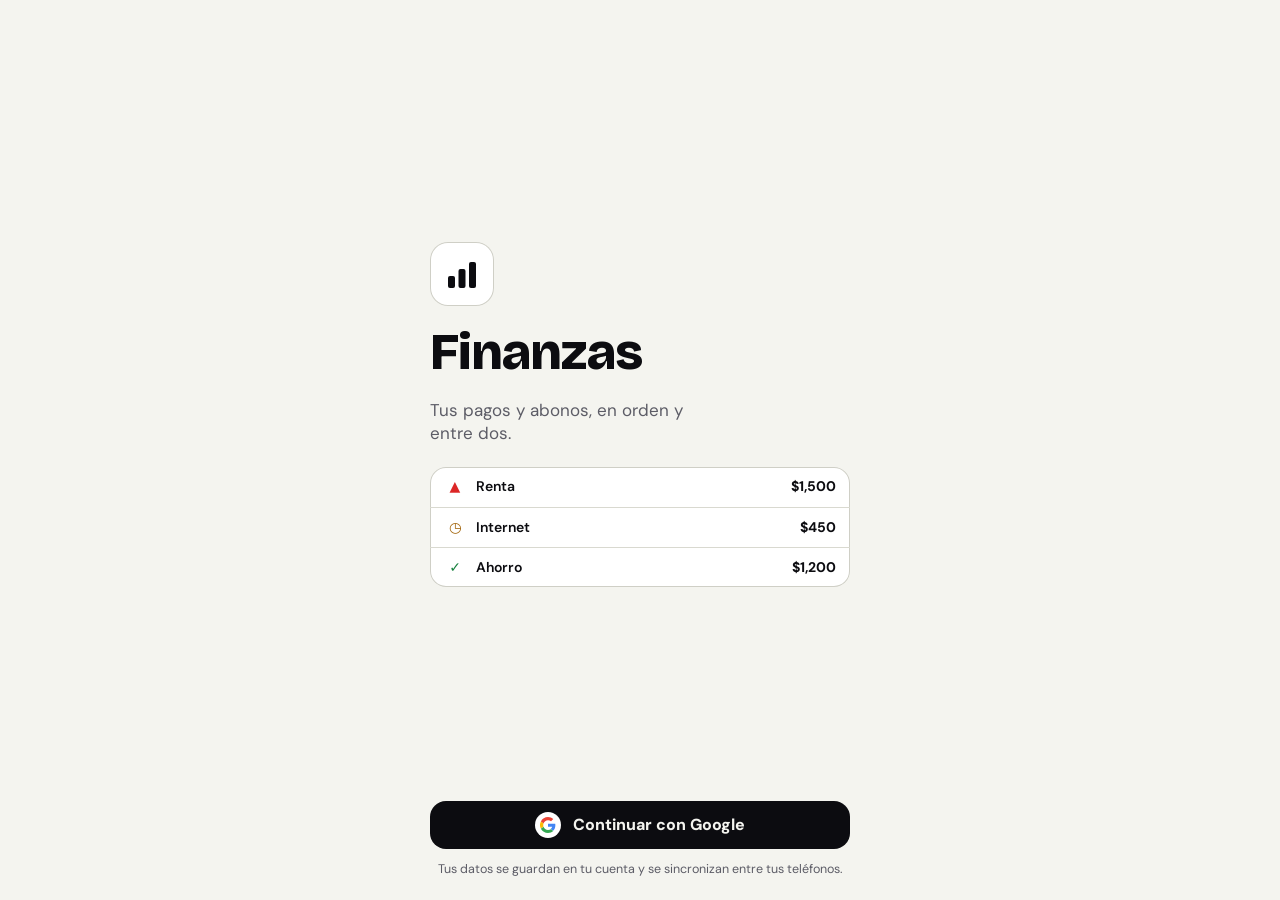
<file: index.html>
<!DOCTYPE html>
<html lang="es">
<head>
<meta charset="UTF-8">
<meta name="viewport" content="width=device-width, initial-scale=1, viewport-fit=cover">
<meta name="color-scheme" content="dark light">
<meta name="theme-color" content="#0C0C10" media="(prefers-color-scheme: dark)">
<meta name="theme-color" content="#F4F4EF" media="(prefers-color-scheme: light)">
<meta name="apple-mobile-web-app-capable" content="yes">
<meta name="mobile-web-app-capable" content="yes">
<title>Finanzas</title>
<link rel="manifest" href="manifest.webmanifest">
<link rel="icon" href="favicon.svg" type="image/svg+xml">
<link rel="apple-touch-icon" href="favicon.svg">
<link rel="preload" href="fonts/bricolage-latin.woff2" as="font" type="font/woff2" crossorigin>
<link rel="stylesheet" href="styles.css">
</head>
<body>

<section class="login" id="login" aria-label="Iniciar sesión" hidden>
  <div class="lg-mid">
    <div class="lg-mark"><svg viewBox="0 0 34 34" aria-hidden="true"><g fill="currentColor"><rect x="3" y="19" width="7" height="12" rx="2"/><rect x="13.5" y="12" width="7" height="19" rx="2"/><rect x="24" y="5" width="7" height="26" rx="2"/></g></svg></div>
    <h1 class="lg-title">Finanzas</h1>
    <p class="lg-tag">Tus pagos y abonos, en orden y entre dos.</p>
    <div class="lg-prev" aria-hidden="true">
      <div class="lg-pr b"><span>▲</span>Renta<b>$1,500</b></div>
      <div class="lg-pr w"><span>◷</span>Internet<b>$450</b></div>
      <div class="lg-pr ok"><span>✓</span>Ahorro<b>$1,200</b></div>
    </div>
  </div>
  <button type="button" class="lg-btn" id="login-google"><i class="lg-g"><svg viewBox="0 0 48 48" aria-hidden="true"><path fill="#EA4335" d="M24 9.5c3.5 0 6.6 1.2 9.1 3.6l6.8-6.8C35.8 2.4 30.3 0 24 0 14.6 0 6.5 5.4 2.6 13.2l7.9 6.1C12.4 13.6 17.7 9.5 24 9.5z"/><path fill="#4285F4" d="M46.1 24.5c0-1.6-.1-3.1-.4-4.5H24v9h12.4c-.5 2.9-2.2 5.3-4.6 6.9l7.4 5.7c4.4-4 6.9-10 6.9-17.1z"/><path fill="#FBBC05" d="M10.5 28.7a14.5 14.5 0 0 1 0-9.4l-7.9-6.1a24 24 0 0 0 0 21.6l7.9-6.1z"/><path fill="#34A853" d="M24 48c6.5 0 11.9-2.1 15.9-5.8l-7.4-5.7c-2.1 1.4-4.8 2.3-8.5 2.3-6.3 0-11.6-4.1-13.5-9.8l-7.9 6.1C6.5 42.6 14.6 48 24 48z"/></svg></i>Continuar con Google</button>
  <p class="lg-nota">Tus datos se guardan en tu cuenta y se sincronizan entre tus teléfonos.</p>
</section>

<section class="login" id="invita" aria-label="Invitación para compartir finanzas" hidden>
  <div class="lg-mid">
    <h1 class="inv-title" id="inv-de"></h1>
    <p class="lg-tag inv-tag">Para llevar juntos los pagos y abonos. Lo que ya tienes en tu app se junta con lo suyo; nada se borra.</p>
    <div class="lg-prev inv-card">
      <div class="mem"><i class="av av-e" id="inv-av"></i><span><b id="inv-nombre"></b><small id="inv-de-email"></small></span></div>
      <p class="s-sub" id="inv-pagos"></p>
    </div>
    <p class="form-error" id="inv-error" role="alert"></p>
  </div>
  <button type="button" class="lg-btn" id="inv-si">Aceptar y unirme</button>
  <button type="button" class="lg-btn lg-btn-soft" id="inv-no">Ahora no</button>
</section>

<div class="app">
  <header class="header">
    <div class="header-title-row">
      <button type="button" class="hp-label" id="month-label" data-action="month-picker" aria-haspopup="dialog">
        <span id="month-text"></span>
      </button>
    </div>
  </header>

  <main>
  <div class="search" id="search-bar" hidden>
    <input type="search" id="search" placeholder="Buscar concepto o categoría" autocomplete="off" aria-label="Buscar concepto o categoría">
  </div>

  <section class="hero" aria-label="Resumen">
    <div id="kpi-dash"></div>
  </section>

  <section class="controls" aria-label="Filtros">
    <div class="chips" id="chips" role="group" aria-label="Filtrar por estado"></div>
  </section>

  <div class="list-head">
    <div class="list-title"><span id="list-caption"></span><span id="list-count"></span></div>
    <div class="seg" id="seg" role="group" aria-label="Agrupar por">
      <button type="button" id="g-urg" data-action="group" data-group="urgencia" aria-pressed="true" aria-label="Agrupar por urgencia" title="Por urgencia">
        <svg class="ic" viewBox="0 0 24 24" aria-hidden="true"><circle cx="12" cy="12" r="9"/><path d="M12 7v5l3 2"/></svg>
      </button>
      <button type="button" id="g-cat" data-action="group" data-group="categoria" aria-pressed="false" aria-label="Agrupar por categoría" title="Por categoría">
        <svg class="ic" viewBox="0 0 24 24" aria-hidden="true"><rect x="3" y="3" width="7" height="7" rx="1.5"/><rect x="14" y="3" width="7" height="7" rx="1.5"/><rect x="3" y="14" width="7" height="7" rx="1.5"/><rect x="14" y="14" width="7" height="7" rx="1.5"/></svg>
      </button>
    </div>
  </div>
  <div id="list"></div>
  <section id="perfil" class="perfil" aria-label="Perfil" hidden></section>
  <p class="app-ver" id="app-ver"></p>
  </main>
</div>

<nav class="bottom-nav" aria-label="Secciones">
  <div class="bottom-nav-inner" id="view-switch">
    <button type="button" class="nav-btn" data-action="view" data-view="provisional">
      <svg class="ic" viewBox="0 0 24 24" aria-hidden="true"><rect x="3.5" y="4.5" width="17" height="15" rx="3" stroke-dasharray="3 2.5"/><path d="M8 12h8"/></svg>Inicio
    </button>
    <button type="button" class="nav-btn" data-action="view" data-view="calendario">
      <svg class="ic" viewBox="0 0 24 24" aria-hidden="true"><rect x="3.5" y="5" width="17" height="15.5" rx="3"/><path d="M3.5 10h17M8 3v4M16 3v4"/></svg>Calendario
    </button>
    <button type="button" class="nav-add" data-action="add" aria-label="Agregar">
      <svg class="ic" viewBox="0 0 24 24" aria-hidden="true"><path d="M12 5v14M5 12h14"/></svg>
    </button>
    <button type="button" class="nav-btn" data-action="view" data-view="analisis">
      <svg class="ic" viewBox="0 0 24 24" aria-hidden="true"><path d="M3 20h18"/><path d="M6 16v-5M11 16V5M16 16v-8M20 16v-3"/></svg>Análisis
    </button>
    <button type="button" class="nav-btn" data-action="view" data-view="perfil">
      <svg class="ic" viewBox="0 0 24 24" aria-hidden="true"><path d="M4 6h8M18 6h2M4 12h2M12 12h8M4 18h10M20 18h0"/><circle cx="15" cy="6" r="2.5"/><circle cx="9" cy="12" r="2.5"/><circle cx="17" cy="18" r="2.5"/></svg>Ajustes
    </button>
  </div>
</nav>

<div class="sheet-backdrop" id="sheet" data-action="backdrop" hidden>
  <div class="sheet" id="sheet-panel" role="dialog" aria-modal="true" aria-labelledby="sheet-title" tabindex="-1">
    <div class="sheet-grab" aria-hidden="true"></div>
    <div class="sheet-head">
      <h2 id="sheet-title"></h2>
      <button type="button" class="icon-btn" data-action="close-sheet" aria-label="Cerrar">
        <svg class="ic" viewBox="0 0 24 24" aria-hidden="true"><path d="M18 6 6 18M6 6l12 12"/></svg>
      </button>
    </div>
    <div class="sheet-body" id="sheet-body"></div>
  </div>
</div>

<div class="toast" id="toast" role="status" aria-live="polite"></div>

<script type="module" src="app.js"></script>
<script>if ("serviceWorker" in navigator) addEventListener("load", function () { navigator.serviceWorker.register("sw.js").catch(function () {}); });</script>
</body>
</html>
</file>
<file: styles.css>
/* Bricolage Grotesque (variable, latin) servida desde aquí para que funcione sin internet. */
@font-face {
  font-family: 'Bricolage Grotesque';
  font-style: normal;
  font-weight: 400 800;
  font-display: swap;
  src: url('fonts/bricolage-latin.woff2') format('woff2');
  unicode-range: U+0000-00FF, U+0131, U+0152-0153, U+02BB-02BC, U+02C6, U+02DA, U+02DC, U+0304, U+0308, U+0329, U+2000-206F, U+20AC, U+2122, U+2191, U+2193, U+2212, U+2215, U+FEFF, U+FFFD;
}

/* =========================================================
   Principios de diseño
   1. El color solo significa estado (rojo vencido, ámbar pronto, verde pagado).
      Los controles y botones son tinta neutra.
   2. La fecha de pago es el dato principal: va en un "tile" a la izquierda
      de cada fila y el tile lleva el color del estado.
   3. Una sola pieza memorable: el "ritmo del mes", que muestra cuándo caen
      los pagos y de qué tamaño son.
   ========================================================= */
:root {
  /* Identidad de la familia Checa (igual que Garaje y Clientela). Oscuro por defecto; el claro entra solo
     cuando el teléfono está en modo claro (abajo). Todo color de la app sale de estos tokens. */
  color-scheme: dark;
  --bg: #0C0C10;
  --surface: #16161C;
  --surface-2: #1C1C24;
  --line: #2A2A33;
  --line-2: #3A3A45;
  --line-3: #26262E;
  --ink: #F4F4EF;
  --ink-rgb: 244 244 239;
  --ink-2: #C9C9C2;
  --muted: #A3A3AD;
  --on-ink: #0C0C10;
  --heat-g: #57BB8A; --heat-y: #FFD666; --heat-r: #E67C73; --heat-ink: #0C0C10; --heat-ink-inv: #F4F4EF;
  --accent: #F4F4EF;
  --on-accent: #0C0C10;
  --focus: #F4F4EF;
  --field-line: #6B6B78;  /* borde de campos y controles: 3:1 o más (WCAG 1.4.11) */
  --tile: #22222A;  --tile-2: #202026;  --row: #1C1C23;  --tile-bad: #35242B;
  --k-bar: #5E5E6B;  --ico-bg: #222826;

  --danger: #EF4444;  --danger-rgb: 239 68 68;  --danger-text: #F87171;  --danger-bg: #2A1417;  --danger-line: #5A2F2F;
  --warn: #FACC15;    --warn-rgb: 250 204 21;   --warn-bg: #2B2508;  --on-warn: #2B2200;  --on-warn-rgb: 43 34 0;
  --ok: #22C55E;      --ok-rgb: 34 197 94;      --ok-bg: #0F2A1A;

  --hero-ink: var(--ink);
  --hero-muted: var(--muted);
  --hero-line: var(--line);
  --bar-late: #EF4444;
  --bar-soon: #FACC15;
  --bar-later: #3A3A45;
  --bar-paid: #22C55E;

  --shadow: none;
  --font: 'DM Sans', system-ui, -apple-system, 'Segoe UI', Roboto, sans-serif;
  --font-title: 'Bricolage Grotesque', 'Arial Black', sans-serif;
  --font-data: 'JetBrains Mono', ui-monospace, Menlo, Consolas, monospace;
}
/* Modo claro automático: hueso de fondo, tinta negra y los mismos tres estados (más oscuros para leerse sobre hueso). */
@media (prefers-color-scheme: light) {
  :root:not([data-theme="dark"]) {
    color-scheme: light;
    --bg: #F4F4EF;
    --surface: #FFFFFF;
    --surface-2: #ECECE6;
    --line: #D9D9D0;
    --line-2: #CFCFC6;
    --line-3: #E4E4DC;
    --ink: #0C0C10;
    --ink-rgb: 12 12 16;
    --ink-2: #3A3A42;
    --muted: #5C5C66;
    --on-ink: #F4F4EF;
    --accent: #0C0C10;
    --on-accent: #F4F4EF;
    --focus: #0C0C10;
    --field-line: #7A7A85;
    --tile: #FFFFFF;  --tile-2: #ECECE6;  --row: #FFFFFF;  --tile-bad: #FBE4E2;
    --k-bar: #9A9AA5;  --ico-bg: #ECECE6;

    --danger: #DC2626;  --danger-rgb: 220 38 38;  --danger-text: #B91C1C;  --danger-bg: #FEE2E2;  --danger-line: #F3B4B0;
    --warn: #A16207;    --warn-rgb: 161 98 7;     --warn-bg: #FEF3C7;  --on-warn: #FFFFFF;  --on-warn-rgb: 255 255 255;
    --ok: #15803D;      --ok-rgb: 21 128 61;      --ok-bg: #DCFCE7;

    --bar-late: #DC2626;
    --bar-soon: #CA8A04;
    --bar-later: #CFCFC6;
    --bar-paid: #15803D;
  }
}
:root[data-theme="dark"] { color-scheme: dark; }

* { box-sizing: border-box; margin: 0; padding: 0; }
[hidden] { display: none !important; }
html { -webkit-text-size-adjust: 100%; }
body {
  font-family: var(--font);
  font-size: 15px;
  line-height: 1.35;
  background: var(--bg);
  color: var(--ink);
  min-height: 100dvh;
  padding-bottom: calc(104px + env(safe-area-inset-bottom));
  -webkit-font-smoothing: antialiased;
}
button, input { font: inherit; color: inherit; }
::placeholder { color: var(--muted); opacity: 1; }
button { cursor: pointer; -webkit-tap-highlight-color: transparent; }
:focus-visible { outline: 2px solid var(--focus); outline-offset: 2px; }
.row:focus-visible, .group-head:focus-visible { outline-offset: -3px; }
.ic { width: 22px; height: 22px; fill: none; stroke: currentColor; stroke-width: 1.8; stroke-linecap: round; stroke-linejoin: round; flex: none; }

.app { max-width: 600px; margin: 0 auto; padding: 0 16px; }

/* ---------- Encabezado ---------- */
.header {
  position: sticky; top: 0; z-index: 20;
  display: flex; align-items: center; justify-content: space-between; gap: 12px;
  margin: 0 -16px; padding: calc(12px + env(safe-area-inset-top)) 16px 10px;
  background: var(--bg);
}
@supports (backdrop-filter: blur(1px)) {
  .header { background: color-mix(in srgb, var(--bg) 86%, transparent); backdrop-filter: blur(12px); }
}
.header-title { display: flex; align-items: center; gap: 10px; min-width: 0; }
.header h1 { font-size: 28px; font-weight: 700; letter-spacing: -.03em; line-height: 1.05; }
.header p { font-size: 14px; color: var(--muted); margin-top: 2px; }
.header-actions { display: flex; gap: 8px; }
.icon-btn {
  width: 44px; height: 44px; border-radius: 14px;
  background: var(--surface); border: 1px solid var(--line);
  display: grid; place-items: center; color: var(--ink);
}
.icon-btn:active { background: var(--surface-2); }
.i-sun { display: none; }
:root[data-theme="dark"] .i-sun { display: block; }
:root[data-theme="dark"] .i-moon { display: none; }

.search { padding: 2px 0 10px; }
.search input {
  width: 100%; height: 48px; padding: 0 16px; border-radius: 14px;
  background: var(--surface); border: 1px solid var(--field-line);
  font-size: 16px; -webkit-appearance: none; appearance: none;
}

/* ---------- Resumen ---------- */
.hero {
  background: var(--hero); color: var(--hero-ink);
  border-radius: 24px; padding: 16px 20px 0; margin-top: 4px;
  box-shadow: var(--shadow); overflow: hidden;
}
:root[data-theme="dark"] .hero { border: 1px solid var(--line); }
/* Encabezado del resumen: indica el mes y año de los montos y permite cambiarlo */
.hero-period { display: flex; align-items: center; justify-content: space-between; gap: 8px; padding-bottom: 12px; margin-bottom: 14px; border-bottom: 1px solid var(--hero-line); }
.hp-label { display: inline-flex; align-items: center; gap: 6px; min-height: 44px; padding: 0; background: none; border: 0; color: var(--hero-ink); font-size: 20px; font-weight: 700; letter-spacing: -.02em; white-space: nowrap; }
.hp-label .ic { width: 18px; height: 18px; color: var(--hero-muted); }
.hp-label:disabled { cursor: default; }
.hp-label:disabled .ic { display: none; }
/* El cambio de mes es con swipe horizontal sobre el resumen y la lista.
   pinch-zoom se deja activo para poder ampliar el texto (WCAG 1.4.4). */
.header-title-row { touch-action: pan-y pinch-zoom; }

.hero-label { font-size: 15px; font-weight: 600; color: var(--hero-muted); }

.hero-amount {
  font-size: 48px; font-weight: 700; letter-spacing: -.035em; line-height: 1.02;
  margin-top: 6px; font-variant-numeric: tabular-nums;
}
.hero-note { font-size: 14px; color: var(--hero-muted); margin-top: 6px; }

/* Leyenda de colores y lectura del día tocado */

.meter { height: 6px; border-radius: 99px; background: var(--hero-line); overflow: hidden; margin-top: 18px; }
.meter > span { display: block; height: 100%; width: 0; background: var(--bar-paid); border-radius: inherit; transition: width .5s ease; }

.hero-stats { display: grid; grid-template-columns: 1fr 1fr; margin: 14px -20px 0; border-top: 1px solid var(--hero-line); }
.stat {
  display: flex; flex-direction: column; gap: 1px; text-align: left;
  padding: 12px 20px 15px; background: none; border: 0; color: inherit; position: relative;
}
.stat + .stat { border-left: 1px solid var(--hero-line); }
.stat:disabled { cursor: default; }
.stat-label { font-size: 14px; color: var(--hero-muted); font-weight: 500; }
.stat-value { font-size: 21px; font-weight: 700; letter-spacing: -.02em; font-variant-numeric: tabular-nums; }
.stat-sub { font-size: 14px; color: var(--hero-muted); }
.stat .ic { position: absolute; right: 14px; top: 14px; width: 18px; height: 18px; color: var(--hero-muted); }
.stat:disabled .ic { display: none; }

/* ---------- Controles ---------- */
.controls { margin-top: 6px; }
.seg { display: flex; gap: 2px; padding: 3px; border-radius: 14px; background: var(--surface-2); flex: none; }
.seg button { width: 44px; height: 44px; border: 0; border-radius: 11px; background: transparent; color: var(--muted); display: grid; place-items: center; }
.seg button[aria-pressed="true"] { background: var(--surface); color: var(--ink); box-shadow: var(--shadow); }

.chips {
  display: flex; gap: 8px; overflow-x: auto; margin: 0 -16px; padding: 12px 16px 2px; scrollbar-width: none;
  -webkit-mask-image: linear-gradient(to right, #000 calc(100% - 32px), transparent);
  mask-image: linear-gradient(to right, #000 calc(100% - 32px), transparent);
}
.chips::-webkit-scrollbar { display: none; }
.chip {
  flex: none; height: 44px; padding: 0 8px 0 14px; border-radius: 999px;
  background: var(--surface); border: 1px solid var(--line); color: var(--muted);
  font-weight: 600; font-size: 14px; display: inline-flex; align-items: center; gap: 8px;
}
.chip .n { min-width: 24px; padding: 2px 7px; border-radius: 99px; background: var(--surface-2); color: var(--muted); font-size: 14px; font-weight: 700; text-align: center; font-variant-numeric: tabular-nums; }
.chip[aria-pressed="true"] { background: var(--ink); border-color: var(--ink); color: var(--on-ink); }
.chip[aria-pressed="true"] .n { background: rgba(255, 255, 255, .2); color: var(--on-ink); }
:root:not([data-theme="dark"]) .chip[aria-pressed="true"] .n { background: rgba(255, 255, 255, .2); }
:root[data-theme="dark"] .chip[aria-pressed="true"] .n { background: rgba(0, 0, 0, .12); }

.list-head { display: flex; justify-content: space-between; align-items: center; gap: 12px; padding: 14px 4px 8px; scroll-margin-top: 84px; }
.list-title { display: flex; flex-direction: column; min-width: 0; }
#list-caption { font-size: 18px; font-weight: 700; letter-spacing: -.02em; }
#list-count { font-size: 14px; color: var(--muted); }
#list-count:empty { display: none; }

/* ---------- Grupos ---------- */
.group { background: var(--surface); border: 1px solid var(--line); border-radius: 20px; margin-bottom: 12px; overflow: hidden; box-shadow: var(--shadow); }
.group-head { width: 100%; display: flex; align-items: center; gap: 12px; padding: 12px 14px; min-height: 66px; background: none; border: 0; text-align: left; }
.group-icon { width: 40px; height: 40px; border-radius: 13px; display: grid; place-items: center; flex: none; font-size: 20px; line-height: 1; background: color-mix(in srgb, var(--g) 18%, transparent); }
.group-icon .dot { width: 12px; height: 12px; border-radius: 50%; background: var(--g); }
.group-icon .ic { width: 22px; height: 22px; color: var(--ink); }
.group-h { font: inherit; }
.group-meta { flex: 1; min-width: 0; display: flex; flex-direction: column; }
.group-name { font-size: 16.5px; font-weight: 700; letter-spacing: -.01em; }
.group-sub { font-size: 14px; color: var(--muted); }
.group-total { display: flex; flex-direction: column; align-items: flex-end; }
.group-amount { font-size: 17px; font-weight: 700; font-variant-numeric: tabular-nums; letter-spacing: -.01em; }
.group-amount.muted { color: var(--muted); }
.group-amount-sub { font-size: 14px; color: var(--muted); }
.group .chev { width: 18px; height: 18px; color: var(--muted); transition: transform .2s; }
.group:not(.open) .chev { transform: rotate(-90deg); }
.group-body { border-top: 1px solid var(--line); }
.group:not(.open) .group-body { display: none; }

/* ---------- Filas ---------- */
.row { width: 100%; display: flex; align-items: center; gap: 12px; padding: 12px 14px; min-height: 68px; background: none; border: 0; border-top: 1px solid var(--line); text-align: left; }
.row:first-child { border-top: 0; }
.row:active { background: var(--surface-2); }
@media (hover: hover) { .row:hover, .group-head:hover { background: color-mix(in srgb, var(--surface-2) 55%, transparent); } }
.tile { width: 48px; height: 50px; border-radius: 13px; flex: none; display: flex; flex-direction: column; align-items: center; justify-content: center; line-height: 1.05; background: var(--surface-2); color: var(--ink); }
.tile b { font-size: 18px; font-weight: 700; letter-spacing: -.02em; font-variant-numeric: tabular-nums; }
.tile i { font-style: normal; font-size: 14px; font-weight: 600; }
.tile.danger { background: var(--danger-bg); color: var(--danger-text); }
.tile.warn { background: var(--warn-bg); color: var(--warn); }
.tile.ok { background: var(--ok-bg); color: var(--ok); }
.row-main { flex: 1; min-width: 0; display: flex; flex-direction: column; gap: 1px; }
.row-title { font-size: 16px; font-weight: 600; overflow: hidden; text-overflow: ellipsis; white-space: nowrap; }
.row-emoji { display: inline-flex; vertical-align: -3px; margin-right: 8px; color: var(--muted); }
.row-emoji .ic { width: 18px; height: 18px; }
.mono { display: inline-grid; place-items: center; flex: none; width: 22px; height: 22px; border-radius: 50%; border: 1.5px solid currentColor; font-size: 12px; font-weight: 700; line-height: 1; }
.row-emoji .mono, .pill .mono { width: 18px; height: 18px; font-size: 11px; }
.row-status { font-size: 14px; font-weight: 500; color: var(--muted); display: flex; align-items: center; gap: 4px; }
.row-status .ic { width: 15px; height: 15px; stroke-width: 2.4; }
.t-danger { color: var(--danger-text); font-weight: 600; }
.t-warn { color: var(--warn); font-weight: 600; }
.t-ok { color: var(--ok); font-weight: 600; }
.mini { display: block; height: 4px; border-radius: 4px; background: var(--surface-2); overflow: hidden; margin-top: 6px; max-width: 140px; }
.mini > span { display: block; height: 100%; background: var(--ink); border-radius: inherit; }
.row-amount { display: flex; flex-direction: column; align-items: flex-end; flex: none; }
.amt { font-size: 16.5px; font-weight: 700; letter-spacing: -.01em; font-variant-numeric: tabular-nums; }
.amt.muted { color: var(--muted); font-weight: 600; }
.amt-sub { font-size: 14px; color: var(--muted); font-variant-numeric: tabular-nums; }

.empty { text-align: center; padding: 44px 24px; color: var(--muted); }
.empty strong { display: block; font-size: 20px; font-weight: 700; color: var(--ink); letter-spacing: -.02em; margin-bottom: 6px; }
.empty .btn { margin: 16px auto 0; width: auto; }

/* ---------- Navegación inferior ---------- */
.bottom-nav {
  position: fixed; left: 0; right: 0; bottom: 0; z-index: 30;
  padding-bottom: env(safe-area-inset-bottom);
  background: var(--surface); border-top: 1px solid var(--line);
}
@supports (backdrop-filter: blur(1px)) {
  .bottom-nav { background: color-mix(in srgb, var(--surface) 90%, transparent); backdrop-filter: blur(14px); }
}
.bottom-nav-inner { max-width: 600px; margin: 0 auto; height: 64px; display: grid; grid-template-columns: 1fr 1fr 88px 1fr 1fr; align-items: center; }
.nav-btn { height: 100%; background: none; border: 0; color: var(--muted); display: flex; flex-direction: column; align-items: center; justify-content: center; gap: 3px; font-size: 14px; font-weight: 600; }
.nav-btn[aria-current="page"] { color: var(--ink); font-weight: 700; }
.nav-btn[aria-current="page"] .ic { stroke-width: 2.2; }
.nav-add {
  justify-self: center; width: 58px; height: 58px; margin-top: -28px; border-radius: 50%;
  background: var(--ink); color: var(--on-ink); border: 5px solid var(--bg);
  display: grid; place-items: center; box-shadow: 0 6px 16px rgba(16, 26, 22, .28);
}
.nav-add .ic { width: 26px; height: 26px; stroke-width: 2.2; }

/* ---------- Hojas (bottom sheets) ---------- */
.sheet-backdrop { position: fixed; inset: 0; z-index: 50; background: rgba(8, 14, 11, .5); display: flex; align-items: flex-end; justify-content: center; }
.sheet {
  width: 100%; max-width: 560px; max-height: 92dvh; display: flex; flex-direction: column;
  background: var(--surface); border-radius: 26px 26px 0 0;
  padding: 8px 20px calc(20px + env(safe-area-inset-bottom));
  animation: up .22s ease-out; outline: none;
}
@keyframes up { from { transform: translateY(24px); opacity: 0; } to { transform: none; opacity: 1; } }
@media (min-width: 640px) { .sheet-backdrop { align-items: center; } .sheet { border-radius: 26px; } }
.sheet-grab { width: 40px; height: 4px; border-radius: 4px; background: var(--line); margin: 4px auto 6px; }
.sheet-head { display: flex; align-items: center; justify-content: space-between; gap: 12px; padding: 4px 0 10px; }
.sheet-head h2 { font-size: 24px; font-weight: 700; letter-spacing: -.03em; line-height: 1.1; overflow-wrap: anywhere; }
.sheet-body { overflow-y: auto; overscroll-behavior: contain; padding-bottom: 2px; }

label, .label { display: block; font-size: 14px; font-weight: 600; color: var(--muted); margin: 16px 0 6px; }
input[type=text], input[type=number], input[type=date], input[type=url] {
  width: 100%; height: 50px; padding: 0 14px; border-radius: 14px;
  border: 1px solid var(--field-line); background: var(--bg); font-size: 16px;
}
input[type=date] { min-width: 0; }
input[aria-invalid="true"] { border-color: var(--danger); }
.two-col { display: grid; grid-template-columns: 1fr 1fr; gap: 12px; }
.amount-row { display: flex; gap: 10px; }
.amount-row .btn { width: auto; flex: none; }
.form-error { min-height: 20px; margin-top: 8px; font-size: 14px; font-weight: 600; color: var(--danger-text); }
.discard { margin: 0 0 12px; padding: 14px; border-radius: 16px; background: var(--surface-2); border: 1px solid var(--field-line); }
.discard p { font-size: 16px; font-weight: 700; }
.discard .btn-row { margin-top: 10px; }
.discard .btn { padding: 0 10px; font-size: 15px; }
.note { margin: 10px 0 4px; font-size: 14.5px; color: var(--muted); }

.btn { width: 100%; height: 52px; padding: 0 18px; border-radius: 16px; border: 0; font-size: 16px; font-weight: 700; display: inline-flex; align-items: center; justify-content: center; gap: 8px; }
.btn-primary { background: var(--ink); color: var(--on-ink); }
.btn-soft { background: var(--surface-2); color: var(--ink); }
.btn-danger { background: var(--danger-bg); color: var(--danger-text); }
.btn-row { display: flex; gap: 10px; margin-top: 12px; }
.btn-row .btn { flex: 1; }

.cat-grid { display: flex; flex-wrap: wrap; gap: 8px; }
.cat-opt { position: relative; display: inline-flex; margin: 0; color: var(--ink); font-size: 14.5px; font-weight: 600; cursor: pointer; }
.cat-opt input { position: absolute; inset: 0; width: 100%; height: 100%; margin: 0; opacity: 0; cursor: pointer; }
.cat-in { display: inline-flex; align-items: center; gap: 6px; height: 44px; padding: 0 14px; border-radius: 999px; background: var(--bg); border: 1.5px solid var(--field-line); }
.cat-in .ic { width: 18px; height: 18px; }
.cat-in .mono { width: 20px; height: 20px; font-size: 11px; }
.cat-opt input:checked + .cat-in { border-color: var(--ink); background: var(--surface-2); font-weight: 700; }
.cat-opt input:focus-visible + .cat-in { outline: 2px solid var(--focus); outline-offset: 2px; }
.switch-row { display: flex; align-items: center; justify-content: space-between; gap: 12px; margin: 18px 0 0; padding: 12px 14px; border-radius: 14px; background: var(--bg); color: var(--ink); font-size: 15.5px; font-weight: 600; cursor: pointer; }
.switch { -webkit-appearance: none; appearance: none; width: 50px; height: 30px; border-radius: 99px; background: var(--surface-2); border: 1px solid var(--field-line); position: relative; flex: none; transition: background .15s; cursor: pointer; }
.switch::after { content: ''; position: absolute; top: 3px; left: 3px; width: 22px; height: 22px; border-radius: 50%; background: var(--muted); transition: transform .15s, background .15s; }
.switch:checked { background: var(--ink); border-color: var(--ink); }
.switch:checked::after { transform: translateX(20px); background: var(--on-ink); }

.pill { display: inline-flex; align-items: center; gap: 6px; padding: 4px 12px; border-radius: 99px; font-size: 14px; font-weight: 600; background: var(--surface-2); }
.pill .ic { width: 16px; height: 16px; }
.detail-top { display: flex; align-items: center; gap: 10px; flex-wrap: wrap; }
.detail-top span:last-child { color: var(--muted); font-size: 14.5px; }
.detail-status { font-size: 16px; margin-top: 8px; }
.figs { display: grid; grid-template-columns: repeat(3, 1fr); gap: 8px; margin: 16px 0 12px; }
.fig { background: var(--bg); border-radius: 14px; padding: 10px 12px; min-width: 0; }
.fig span { display: block; font-size: 14px; color: var(--muted); font-weight: 500; }
.fig b { display: block; font-size: 17px; font-weight: 700; letter-spacing: -.01em; font-variant-numeric: tabular-nums; overflow: hidden; text-overflow: ellipsis; }
.sheet .meter { background: var(--surface-2); margin: 0 0 4px; }
.sheet .meter > span { background: var(--ink); }

.month-opt { width: 100%; min-height: 52px; padding: 0 14px; border: 0; border-radius: 14px; background: none; display: flex; align-items: center; justify-content: space-between; gap: 10px; font-size: 16px; font-weight: 600; text-align: left; }
.month-opt small { font-size: 14px; color: var(--muted); font-weight: 500; }
.month-opt:active { background: var(--surface-2); }
.month-opt[aria-current="true"] { background: var(--ink); color: var(--on-ink); }
.month-opt[aria-current="true"] small { color: inherit; opacity: .75; }
.month-opt.today { border: 1.5px solid var(--line); margin-bottom: 8px; }

.toast {
  position: fixed; left: 50%; bottom: calc(88px + env(safe-area-inset-bottom)); z-index: 60;
  transform: translate(-50%, 12px); opacity: 0; pointer-events: none; transition: opacity .2s, transform .2s;
  background: var(--ink); color: var(--on-ink); padding: 12px 18px; border-radius: 14px;
  font-size: 14.5px; font-weight: 600; max-width: calc(100% - 32px); text-align: center;
}
.toast.show { opacity: 1; transform: translate(-50%, 0); }
.toast.has-action { display: flex; align-items: center; gap: 12px; }
.toast.has-action.show { pointer-events: auto; }
.toast-btn { flex: none; min-height: 44px; margin: -12px -10px -12px 0; padding: 0 10px; background: none; border: 0; font-weight: 700; text-decoration: underline; }

@media (prefers-reduced-motion: reduce) { * { animation: none !important; transition: none !important; } }

/* ---------- Agregar movimiento ---------- */
.mode { display: flex; gap: 2px; padding: 3px; border-radius: 14px; background: var(--surface-2); }
.mode button { flex: 1; height: 44px; border: 0; border-radius: 11px; background: transparent; color: var(--muted); font-size: 15px; font-weight: 600; }
.mode button[aria-pressed="true"] { background: var(--surface); color: var(--ink); font-weight: 700; box-shadow: var(--shadow); }
.hint { margin: 6px 0 10px; font-size: 14px; color: var(--muted); }
#abono-form .btn-primary { margin-top: 10px; }
.hist { margin-top: 20px; }
.hist-head { display: flex; justify-content: space-between; align-items: baseline; margin-bottom: 6px; }
.hist-head h3 { margin: 0; font-size: 15px; font-weight: 700; }
.hist-head span { font-size: 14px; color: var(--muted); }
.hist-row { display: flex; justify-content: space-between; align-items: center; min-height: 44px; border-top: 1px solid var(--line); font-variant-numeric: tabular-nums; }
@keyframes flash { from { background: color-mix(in srgb, var(--focus) 20%, transparent); } to { background: transparent; } }
.row.flash { animation: flash 1.6s ease-out; }

/* ---------- Más opciones, importar y exportar ---------- */
.menu { display: grid; gap: 4px; margin-top: 4px; }
.menu-row { width: 100%; display: flex; align-items: center; gap: 14px; min-height: 60px; padding: 8px 14px; border: 0; border-radius: 14px; background: none; text-align: center; color: var(--ink); }
.menu-row:active { background: var(--surface-2); }
@media (hover: hover) { .menu-row:hover { background: var(--surface-2); } }
.menu-row b { display: block; font-size: 16px; font-weight: 600; }
.menu-row small { display: block; font-size: 14px; font-weight: 500; color: var(--muted); }
.menu-row .ic { color: var(--muted); }
.imp-pick { display: grid; gap: 10px; margin: 14px 0 4px; }
.file-btn { position: relative; overflow: hidden; }
.file-btn input { position: absolute; inset: 0; width: 100%; height: 100%; opacity: 0; cursor: pointer; font-size: 0; }
.file-btn:focus-within { outline: 2px solid var(--focus); outline-offset: 2px; }
.imp-file { margin: 4px 0 0; font-size: 14px; color: var(--muted); overflow-wrap: anywhere; }
.opt { display: flex; align-items: flex-start; gap: 12px; margin: 8px 0 0; padding: 12px 14px; border: 1.5px solid var(--field-line); border-radius: 14px; color: var(--ink); font-size: 16px; font-weight: 600; cursor: pointer; }
.opt:has(input:checked) { border-color: var(--ink); background: var(--surface-2); }
.opt input { flex: none; width: 20px; height: 20px; margin-top: 2px; accent-color: var(--ink); }
.opt small { display: block; font-size: 14px; font-weight: 500; color: var(--muted); }
.imp-skip { margin: 10px 0 0; font-size: 14px; color: var(--muted); }
.imp-skip summary { display: flex; align-items: center; min-height: 44px; cursor: pointer; }
.imp-skip ul { margin: 0 0 8px 18px; }

/* =========================================================
   Rediseño A: claro y aireado
   - El resumen vive sobre el fondo (sin tarjeta oscura): cifra enorme.
   - Estados como pestañas con subrayado; categorías como secciones planas.
   - Un solo acento verde; botón + flotante.
   ========================================================= */
.hero { background: none; color: var(--ink); border-radius: 0; padding: 0; margin-top: 0; box-shadow: none; overflow: visible; }
:root[data-theme="dark"] .hero { border: 0; }
.hero-period { border-bottom: 0; padding-bottom: 0; margin-bottom: 4px; }
.hp-label { min-height: 36px; font-size: 15px; font-weight: 600; letter-spacing: 0; color: var(--muted); }
.hero-label { font-size: 14px; text-transform: uppercase; letter-spacing: .08em; }
.hero-amount { font-size: 72px; font-weight: 800; letter-spacing: -.05em; line-height: .98; margin-top: 4px; }
.hero-note { font-size: 15px; margin-top: 8px; }

.hero-stats { margin: 16px 0 0; border-top: 1px solid var(--line); border-bottom: 1px solid var(--line); }
.stat { padding: 14px 0; }
.stat + .stat { padding-left: 18px; }
.stat-value { font-size: 24px; }
.stat .ic { right: 0; }

.controls { margin-top: 8px; }
.chips { gap: 16px; margin: 0 -16px; padding: 0 16px; border-bottom: 1px solid var(--line); -webkit-mask-image: none; mask-image: none; }
.chip { height: 46px; padding: 0; border: 0; border-radius: 0; background: none; color: var(--muted); font-size: 15px; position: relative; gap: 6px; }
.chip .n { min-width: 0; padding: 1px 7px; font-size: 13px; }
.chip[aria-pressed="true"] { background: none; color: var(--ink); border: 0; }
.chip[aria-pressed="true"]::after { content: ''; position: absolute; left: 0; right: 0; bottom: -1px; height: 3px; border-radius: 3px; background: var(--accent); }
.chip[aria-pressed="true"] .n, :root:not([data-theme="dark"]) .chip[aria-pressed="true"] .n, :root[data-theme="dark"] .chip[aria-pressed="true"] .n { background: var(--surface-2); color: var(--ink); }

.group { background: none; border: 0; border-radius: 0; box-shadow: none; overflow: visible; margin-bottom: 0; border-top: 1px solid var(--line); }
.group:first-child { border-top: 0; }
.group-head { padding: 14px 0; min-height: 76px; }
.group-icon { width: 46px; height: 46px; border-radius: 16px; }
.group-name { font-size: 17px; }
.group-body { border-top: 0; }
.row { padding: 11px 0 11px 58px; min-height: 64px; border-top: 1px solid var(--surface-2); }
.row:first-child { border-top: 1px solid var(--surface-2); }
.tile, .tile.danger, .tile.warn, .tile.ok { width: 46px; height: auto; border-radius: 0; background: none; align-items: flex-start; color: var(--muted); }
.tile b { font-size: 15px; }
.tile i { font-size: 14px; font-weight: 700; }
.list-head { padding-top: 18px; }
#list-caption { font-size: 20px; }

.btn-primary { background: var(--accent); color: var(--on-accent); }
.nav-add { background: var(--accent); color: var(--on-accent); box-shadow: 0 10px 24px -8px color-mix(in srgb, var(--accent) 60%, transparent); }

/* Barra inferior: Pagos | + | Metas */
.toast { bottom: calc(100px + env(safe-area-inset-bottom)); }
body { padding-bottom: calc(110px + env(safe-area-inset-bottom)); }
.nav-btn { font-size: 13px; position: relative; }
.nav-btn .ic { width: 24px; height: 24px; stroke-width: 1.8; }
.nav-btn[aria-current="page"]::before { content: ""; position: absolute; top: 0; left: 28%; right: 28%; height: 3px; border-radius: 0 0 3px 3px; background: var(--accent); }
.nav-add { margin-top: -30px; }

/* Resumen: cifra grande con su nota y tres cifras en una fila */
.hero-main { display: flex; align-items: baseline; gap: 10px; flex-wrap: wrap; }
.hero-main .hero-note { margin-top: 0; }
.hero-stats { grid-template-columns: repeat(3, 1fr); margin-top: 14px; }
.stat { padding: 14px 0; }
.stat + .stat { padding-left: 14px; }
.stat-value { font-size: 22px; }
.stat-value.t-danger { color: var(--danger-text); }
.stat-value.t-ok { color: var(--ok); }
.stat-sub { display: none; }
.stat-sub:not(:empty) { display: block; }

/* Encabezado: tres botones redondos, el mes como título y píldora de hoy */
.header { position: static; flex-direction: column; align-items: stretch; gap: 0; padding-bottom: 4px; background: var(--bg); backdrop-filter: none; }
.header-bar { display: flex; align-items: center; justify-content: space-between; }
.icon-btn { border-radius: 50%; border: 0; background: var(--surface-2); box-shadow: none; }
.header-cap { margin-top: 14px; font-size: 14px; font-weight: 600; color: var(--muted); }
.header-title-row { display: flex; align-items: center; justify-content: space-between; gap: 10px; margin-top: 2px; min-height: 44px; }
.header-title-row h1 { font-size: 30px; font-weight: 800; letter-spacing: -.03em; line-height: 1.1; }
.hp-label { min-height: 44px; font-size: 30px; font-weight: 800; letter-spacing: -.03em; color: var(--ink); }
.hp-label .ic { width: 22px; height: 22px; color: var(--muted); }
.today-pill { flex: none; font-size: 14px; font-weight: 700; background: var(--surface-2); border-radius: 99px; padding: 6px 12px; }

/* Dashboard de KPI */
.kpi-legend { display: grid; grid-template-columns: repeat(3, minmax(0, 1fr)); gap: 8px; margin-top: 12px; }
.kpi-lg { cursor: pointer; min-width: 0; min-height: 104px; padding: 12px; border: 0; border-radius: 22px; background: var(--surface-2); color: var(--ink); text-align: left; display: flex; flex-direction: column; justify-content: space-between; }
.kpi-lg[aria-pressed="true"] { box-shadow: inset 0 0 0 2px var(--ink); }
.kpi-pair { display: grid; grid-template-columns: repeat(2, minmax(0, 1fr)); gap: 8px; margin-top: 12px; }
.kpi-pv { display: block; font-size: 26px; font-weight: 800; letter-spacing: -.04em; line-height: 1.05; font-variant-numeric: tabular-nums; font-family: var(--font-title); }
.kpi-pv.sm { font-size: 22px; }
.kpi-lg-t { font-size: 14px; font-weight: 700; }
.kpi-lg-m { display: block; font-size: 20px; font-weight: 800; letter-spacing: -.02em; font-variant-numeric: tabular-nums; }
.lg-a .kpi-lg-t, .lg-a .kpi-lg-m { color: var(--ok); }
.lg-c .kpi-lg-t, .lg-c .kpi-lg-m { color: var(--warn); }
.lg-b { background: var(--danger-bg); }
.lg-b .kpi-lg-t, .lg-b .kpi-lg-m, .lg-b .kpi-s { color: var(--danger-text); }
.kpi-s { display: block; font-size: 14px; color: var(--muted); }
.kpi-l { font-size: 14px; color: var(--muted); }
.kpi-v { font-size: 26px; font-weight: 800; letter-spacing: -.03em; line-height: 1.05; font-variant-numeric: tabular-nums; }
.kpi-sec { font-size: 14px; font-weight: 700; color: var(--muted); letter-spacing: .08em; }
.kpi-main { flex: 1; min-width: 0; display: flex; flex-direction: column; }
.kpi-aside { display: flex; flex-direction: column; align-items: flex-end; text-align: right; }
.kpi-card { display: flex; align-items: center; gap: 14px; margin-top: 12px; padding: 16px; border-radius: 24px; background: var(--surface-2); width: 100%; border: 0; color: var(--ink); text-align: left; }
.kpi-total[aria-pressed="true"] { box-shadow: inset 0 0 0 2px var(--ink); }
.kpi-meta { flex-direction: column; align-items: flex-start; gap: 2px; }
.kpi-meta-v { font-size: 56px; font-weight: 800; letter-spacing: -.05em; line-height: 1.05; font-variant-numeric: tabular-nums; }
.kpi-alert { display: flex; align-items: center; gap: 14px; margin-top: 14px; padding: 16px; border-radius: 24px; background: var(--warn-bg); }
.kpi-alert-ico { width: 46px; height: 46px; border-radius: 16px; display: grid; place-items: center; flex: none; color: var(--warn); background: color-mix(in srgb, var(--warn) 16%, transparent); }
.kpi-alert .kpi-sec { color: var(--warn); }
.kpi-alert-v { font-size: 18px; font-weight: 800; letter-spacing: -.02em; margin-top: 2px; }
.kpi-note { margin: 8px 0 0 4px; font-size: 14px; color: var(--muted); }

/* Encabezado: solo la fecha de hoy completa, centrada, y el selector de mes */
.header { padding-top: calc(16px + env(safe-area-inset-top)); }
.today-banner { text-align: center; font-size: 17px; font-weight: 700; padding: 12px 16px; border-radius: 18px; color: var(--ok); background: var(--ok-bg); }
.header-title-row { justify-content: center; margin-top: 6px; }
.hp-label { font-size: 22px; }
.hp-label .ic { width: 18px; height: 18px; }
.header-title-row h1 { font-size: 24px; text-align: center; }

/* Título centrado: día de hoy + mes y año (solo día en el mes actual) */
.header-title-row { margin-top: 0; }
.hp-label { min-height: 56px; width: 100%; justify-content: center; font-size: 30px; }
.header-title-row h1 { font-size: 30px; }

.hp-label:disabled { cursor: default; }
:root { --meta: var(--ink); --meta-bg: var(--surface); }
.kpi-alert-meta { background: var(--meta-bg); }
.kpi-alert-meta .kpi-alert-ico { color: var(--meta); background: color-mix(in srgb, var(--meta) 16%, transparent); }
.kpi-alert-meta .kpi-sec { color: var(--meta); }
body { padding-bottom: calc(110px + env(safe-area-inset-bottom)); }

/* Ajustes y sincronización */
.ajustes-link { display: flex; align-items: center; justify-content: center; gap: 8px; width: 100%; min-height: 52px; margin-top: 8px; background: none; border: 0; color: var(--muted); font-size: 15px; font-weight: 700; }

/* =========================================================
   Pagos como tabla (propuesta 2): IBM Plex para la tabla, Bricolage en el resto.
   Estatus con ícono + texto (el color no es la única señal); vencidos teñidos.
   ========================================================= */
@font-face { font-family: 'DM Sans'; font-style: normal; font-weight: 100 1000; font-display: swap; src: url('fonts/dmsans.woff2') format('woff2'); }
@font-face { font-family: 'JetBrains Mono'; font-style: normal; font-weight: 100 800; font-display: swap; src: url('fonts/jetbrains.woff2') format('woff2'); }

.pt { --sans: var(--font); --mono: var(--font-data); font-family: var(--sans); background: var(--surface); border: 1px solid var(--line); border-radius: 22px; overflow: clip; }
.pt-cols { display: grid; grid-template-columns: 40px 30px minmax(0, 1fr) minmax(54px, max-content); column-gap: 10px; padding-inline: 8px; width: 100%; }
.pt-th { position: sticky; top: env(safe-area-inset-top, 0px); z-index: 10; background: var(--surface-2); border-bottom: 1px solid var(--line); }
.pt-h { display: flex; }
.pt-h.r { justify-content: flex-end; }
.pt-sort { min-height: 44px; display: inline-flex; align-items: center; gap: 1px; padding: 0; border: 0; background: none; font-family: var(--sans); font-size: 11.5px; font-weight: 600; letter-spacing: -.01em; white-space: nowrap; color: var(--muted); }
.pt-sort .ic { width: 11px; height: 11px; stroke-width: 2.6; transition: transform .15s; }
.pt-sort.on { color: var(--ink); }
.pt-sort.desc .ic { transform: rotate(180deg); }

.pt-row { align-items: center; padding-block: 10px; border: 0; border-top: 1px solid var(--line); background: none; text-align: center; color: inherit; font-family: var(--sans); cursor: pointer; }
.pt-th + .pt-row { border-top: 0; }
.pt-row.v { background: var(--danger-bg); }
.pt-row:active { background: var(--surface-2); }
.pt-row:focus-visible { outline-offset: -3px; }
.pt-row.flash { animation: flash 1.6s ease-out; }
.pt-fecha { display: flex; flex-direction: column; align-items: center; gap: 2px; font-family: var(--mono); line-height: 1; }
.pt-fecha b { font-size: 24px; font-weight: 600; letter-spacing: -.04em; }
.pt-fecha small { font-size: 12px; font-weight: 600; color: var(--muted); text-transform: uppercase; letter-spacing: .04em; }
.pt-row.v .pt-fecha small { color: var(--danger); }
.pt-est { display: flex; }
.pt-est .ic { width: 22px; height: 22px; stroke-width: 2.2; }
.pt-est .ring { width: 24px; height: 24px; transform: rotate(-90deg); }
.pt-est .ring circle { fill: none; stroke: currentColor; stroke-width: 3.2; }
.pt-est .ring .tr { opacity: .25; }
.pt-est .ring .pr { stroke-linecap: round; stroke-dasharray: var(--p) 100; }
.pt-est.muted { color: var(--muted); } .pt-nota.muted { color: var(--muted); }
.pt-est.danger { color: var(--danger); } .pt-est.warn { color: var(--warn); } .pt-est.ok { color: var(--ok); }
.pt-cc { min-width: 0; }
.pt-conc { display: block; font-size: 14.5px; letter-spacing: -.01em; font-weight: 600; line-height: 1.2; overflow-wrap: break-word; hyphens: auto; }
.pt-tag { font-style: normal; font-size: 11px; font-weight: 600; margin-left: 6px; padding: 1px 7px; border-radius: 99px; background: var(--surface-2); color: var(--muted); vertical-align: 2px; letter-spacing: 0; }
.pt-nota { display: block; font-size: 13px; font-weight: 600; margin-top: 3px; line-height: 1.2; }
.pt-nota.danger { color: var(--danger-text); } .pt-nota.warn { color: var(--warn); } .pt-nota.ok { color: var(--ok); }
.pt-amt { text-align: right; }
.pt-amt b { display: block; font-family: var(--mono); font-size: 14.5px; font-weight: 600; letter-spacing: -.04em; }
.pt-amt.done b { color: var(--muted); }
.pt-amt small { display: block; font-family: var(--mono); font-size: 10.5px; color: var(--muted); letter-spacing: -.03em; }
.pt-foot { display: flex; justify-content: space-between; align-items: baseline; gap: 12px; padding: 14px 16px; border-top: 1px solid var(--line); background: var(--surface-2); }
.pt-foot span { font-size: 14px; color: var(--muted); }
.pt-foot b { font-family: var(--mono); font-size: 17px; font-weight: 600; letter-spacing: -.02em; }
@media (prefers-reduced-motion: reduce) { .pt-sort .ic { transition: none; } }

/* Perfil: opciones de ajustes dentro de la barra de navegación */
.perfil { padding-top: 8px; }
.perfil-h { font-size: 14px; font-weight: 700; letter-spacing: .08em; text-transform: uppercase; color: var(--muted); padding: 18px 4px 6px; }
.perfil .menu { background: var(--surface); border: 1px solid var(--line); border-radius: 22px; padding: 6px; margin-top: 0; }

/* =========================================================
   Identidad familia Checa: títulos Bricolage 800, texto DM Sans, cifras JetBrains Mono.
   El color solo significa estado (verde pagado, amarillo por vencer, rojo atrasado).
   ========================================================= */
.hp-label, .header-title-row h1, #list-caption, .hero-amount, .kpi-meta-v, .kpi-v, .kpi-alert-v, .sheet-head h2, .pt-fecha b, .group-name { font-family: var(--font-title); font-weight: 800; }
.kpi-sec, .kpi-lg-m, .pt-th, .chip .n { font-family: var(--font-data); }
.kpi-sec { font-size: 12px; font-weight: 500; letter-spacing: .08em; text-transform: uppercase; }
.kpi-lg-m { font-weight: 700; font-size: 18px; letter-spacing: -.02em; }
.kpi-card, .kpi-lg { background: var(--surface); }
.kpi-card { border-radius: 28px; }
.kpi-lg { border-radius: 20px; }
.lg-b { background: rgb(var(--danger-rgb) / .14); box-shadow: inset 0 0 0 1px rgb(var(--danger-rgb) / .45); }
.lg-a { background: rgb(var(--ok-rgb) / .14); box-shadow: inset 0 0 0 1px rgb(var(--ok-rgb) / .45); }
.lg-c { background: rgb(var(--warn-rgb) / .14); box-shadow: inset 0 0 0 1px rgb(var(--warn-rgb) / .45); }
.kpi-total, .kpi-pair > .kpi-lg { background: rgb(var(--ink-rgb) / .08); box-shadow: inset 0 0 0 1px rgb(var(--ink-rgb) / .35); }
.lg-a .kpi-s { color: var(--ok); }
.lg-c .kpi-s { color: var(--warn); }
.kpi-lg[aria-pressed="true"], .kpi-total[aria-pressed="true"] { box-shadow: inset 0 0 0 2px var(--ink); }
.pt-row.v { background: rgb(var(--danger-rgb) / .14); }
.pt-row { border-top-color: var(--bg); }
.pt { background: rgb(var(--ink-rgb) / .08); border: 1px solid rgb(var(--ink-rgb) / .35); border-radius: 20px; }
.pt-th { background: var(--tile-2); border-bottom: 1px solid rgb(var(--ink-rgb) / .35); }
.pt-sort { font-family: var(--font-data); font-size: 11px; font-weight: 500; letter-spacing: .08em; text-transform: uppercase; color: rgb(var(--ink-rgb) / .6); }
.pt-sort.on { color: var(--ink); font-weight: 700; }
.pt-row { border-top-color: rgb(var(--ink-rgb) / .12); }
.pt-foot { background: none; border-top: 1px solid rgb(var(--ink-rgb) / .35); }

/* Atención inmediata: tarjeta amarilla llena */
.kpi-alert { background: var(--warn); color: var(--on-warn); border-radius: 28px; }
.kpi-alert .kpi-alert-ico { color: var(--on-warn); background: rgb(var(--on-warn-rgb) / .14); }
.kpi-alert .kpi-sec { color: var(--on-warn); font-weight: 700; }
.kpi-alert-meta { background: var(--surface); color: var(--ink); box-shadow: inset 0 0 0 1px var(--line-2); }
.kpi-alert-meta .kpi-alert-ico { color: var(--ink); background: var(--ico-bg); }
.kpi-alert-meta .kpi-sec { color: var(--muted); }
.lg-m .kpi-lg-t, .lg-m .kpi-lg-m { color: var(--warn); }

/* Barra inferior */
.bottom-nav, .bottom-nav-inner { background: var(--surface); }
.bottom-nav { border-top: 1px solid var(--line-2); backdrop-filter: none; }
.nav-btn[aria-current="page"]::before { display: none; }
.nav-add { border-color: var(--bg); box-shadow: none; }
.btn-soft { background: var(--surface-2); }

/* «Vence en…» va dentro de la tarjeta amarilla; el relleno se ajusta para que mida lo mismo (78 px de alto). */
.kpi-alert { padding-block: 9px; min-height: 78px; }
.kpi-alert-note { display: block; font-size: 13px; font-weight: 500; line-height: 1.25; margin-top: 1px; }

/* Hoja de edición compacta: campos hueso con la etiqueta a la izquierda, categorías en una fila */
.fform { display: flex; flex-direction: column; gap: 8px; }
.fld { display: flex; align-items: center; gap: 10px; min-height: 38px; margin: 0; padding: 0 12px; border-radius: 16px; background: rgb(var(--ink-rgb) / .08); box-shadow: inset 0 0 0 1px rgb(var(--ink-rgb) / .35); cursor: text; }
.fld > span { flex: none; font-family: var(--font-data); font-size: 11px; font-weight: 500; letter-spacing: .08em; text-transform: uppercase; color: var(--muted); }
.fld input[type] { flex: 1; min-width: 0; height: 36px; padding: 0; border: 0; border-radius: 0; background: none; font-size: 15px; color: var(--ink); }
.fld:focus-within { box-shadow: inset 0 0 0 2px var(--ink); }
.fld:has(input[aria-invalid="true"]) { box-shadow: inset 0 0 0 1px var(--danger); }
.fform .two-col { gap: 8px; grid-template-columns: minmax(0, .8fr) minmax(0, 1.2fr); }
.fld input:focus { outline: none; }
.fform .fld > span { letter-spacing: .04em; }
.fform .cat-grid { flex-wrap: nowrap; overflow-x: auto; padding: 2px; margin: -2px; scrollbar-width: none; }
.fform .cat-grid::-webkit-scrollbar { display: none; }
.fform .cat-opt { flex: none; }
.fform .cat-in { height: 34px; padding: 0 12px; font-size: 13.5px; }
.rep-card, .fform > .switch-row { margin: 0; padding: 4px 12px; border-radius: 16px; background: rgb(var(--ink-rgb) / .08); box-shadow: inset 0 0 0 1px rgb(var(--ink-rgb) / .35); }
.fform > .switch-row { padding-block: 8px; }
.rep-card .switch-row { margin: 0; padding: 6px 0; background: none; font-size: 15px; }
.fform .switch { width: 44px; height: 26px; }
.fform .switch::after { width: 18px; height: 18px; }
.fform .switch:checked::after { transform: translateX(18px); }
.fin-row { display: flex; align-items: center; justify-content: space-between; gap: 12px; margin: 0; padding: 8px 0 0; border-top: 1px solid rgb(var(--ink-rgb) / .18); font-size: 15px; font-weight: 600; color: var(--ink); }
.fin-row input[type] { width: auto; height: 30px; padding: 0 10px; border-radius: 12px; font-family: var(--font-data); font-size: 14px; }
.rep-card .note { margin: 4px 0 2px; font-size: 13px; }
.fform .form-error { min-height: 0; margin: 0; }
.fbtns { display: grid; grid-template-columns: 1fr 1.4fr; gap: 8px; margin-top: 4px; }
.fbtns.edit { grid-template-columns: 1fr 1fr 1.4fr; }
.fbtns .btn { height: 44px; border-radius: 16px; font-size: 15px; padding: 0 10px; }

/* ---------- Densidad compacta en toda la app (alturas de la hoja de edición) ---------- */
.sheet { padding: 6px 16px calc(16px + env(safe-area-inset-bottom)); }
.sheet-head { padding: 2px 0 8px; }
.sheet-head h2 { font-size: 22px; }
.sheet-body { overflow-x: hidden; }
label, .label { font-size: 13px; margin: 10px 0 4px; }
input[type=text], input[type=number], input[type=date], input[type=url] {
  height: 38px; padding: 0 12px; border-radius: 16px; font-size: 15px;
  background: rgb(var(--ink-rgb) / .08); border: 0; box-shadow: inset 0 0 0 1px rgb(var(--ink-rgb) / .35); color: var(--ink);
}
input[type=text]:focus, input[type=number]:focus, input[type=date]:focus, input[type=url]:focus { outline: none; box-shadow: inset 0 0 0 2px var(--ink); }
input[aria-invalid="true"] { box-shadow: inset 0 0 0 1px var(--danger); }
.btn { height: 44px; padding: 0 14px; border-radius: 16px; font-size: 15px; }
.btn-row { margin-top: 8px; gap: 8px; }
.two-col { gap: 8px; }
.form-error { min-height: 0; margin-top: 6px; }
.note { margin: 8px 0 2px; font-size: 13.5px; }
.switch-row { margin: 10px 0 0; padding: 8px 12px; border-radius: 16px; font-size: 15px; background: rgb(var(--ink-rgb) / .08); box-shadow: inset 0 0 0 1px rgb(var(--ink-rgb) / .35); }
.switch { width: 44px; height: 26px; }
.switch::after { top: 3px; left: 3px; width: 18px; height: 18px; }
.switch:checked::after { transform: translateX(18px); }
.mode { border-radius: 16px; }
.mode button { height: 36px; border-radius: 13px; font-size: 14px; }
.menu-row { min-height: 52px; padding: 6px 12px; }
.month-opt { min-height: 44px; }
.cat-grid { gap: 6px; }
.cat-in { height: 30px; padding: 0 10px; font-size: 13px; gap: 5px; }
.cat-in .ic { width: 16px; height: 16px; }
.cat-in .mono { width: 18px; height: 18px; font-size: 10px; }
.fform .cat-grid { flex-wrap: wrap; overflow: visible; padding: 0; margin: 0; }
.rep-card .switch-row, .fform > .switch-row { box-shadow: none; }
.fform > .switch-row { box-shadow: inset 0 0 0 1px rgb(var(--ink-rgb) / .35); }
.rep-card .switch-row { padding: 6px 0; background: none; }
.figs { margin: 10px 0 8px; }
.fig { padding: 8px 10px; border-radius: 16px; background: rgb(var(--ink-rgb) / .08); box-shadow: inset 0 0 0 1px rgb(var(--ink-rgb) / .35); }
.fig span { font-size: 13px; }
.fig b { font-size: 16px; }
.detail-status { margin-top: 6px; }
.fld input[type], .fld input[type]:focus { box-shadow: none; background: none; }
.fin-row input[type] { background: var(--bg); box-shadow: inset 0 0 0 1px rgb(var(--ink-rgb) / .35); }
.fform .two-col { grid-template-columns: minmax(0, 1fr) minmax(0, 1.1fr); }
.two-col .fld { gap: 8px; padding: 0 10px; }
.two-col .fld > span { font-size: 10px; letter-spacing: .02em; }
.two-col .fld input[type=date] { font-size: 14px; }
.fform .cat-grid { display: grid; grid-template-columns: repeat(4, minmax(0, 1fr)); gap: 6px; }
.fform .cat-opt { display: flex; }
.fform .cat-in { width: 100%; justify-content: center; padding: 0 4px; font-size: 12px; gap: 4px; }
.fform .cat-in .ic { width: 14px; height: 14px; }
.fform .cat-in .mono { width: 16px; height: 16px; font-size: 9px; }

/* ---------- Pantallas principales compactas (Pagos y Planes) ---------- */
.header-title-row { min-height: 36px; margin-top: 0; }
.header-title-row h1 { font-size: 22px; }
.kpi-alert { padding: 10px 14px; margin-top: 8px; border-radius: 22px; gap: 12px; }
.kpi-alert-ico { width: 36px; height: 36px; border-radius: 12px; }
.kpi-alert-v { font-size: 16px; margin-top: 0; }
.kpi-pair, .kpi-legend { margin-top: 8px; gap: 8px; }
.kpi-lg { min-height: 78px; padding: 10px; border-radius: 18px; }
.kpi-pv { font-size: 22px; }
.kpi-pv.sm { font-size: 19px; }
.kpi-lg-m { font-size: 15px; }
.kpi-lg-t { font-size: 13px; }
.kpi-s { font-size: 12.5px; }
.list-head { padding: 12px 4px 6px; }
#list-caption { font-size: 18px; }
.pt-row { padding-block: 5px; }
.pt-fecha b { font-size: 20px; }
.pt-sort { min-height: 34px; }
.pt-foot { padding: 10px 14px; }
.bottom-nav-inner { height: 56px; }
.nav-add { width: 52px; height: 52px; margin-top: -24px; }

/* Alturas fijas de 78 px: el texto largo se corta con «…» en vez de agrandar la tarjeta */
.kpi-alert, .kpi-lg { height: 78px; min-height: 78px; overflow: hidden; }
.kpi-alert .kpi-main { min-width: 0; }
.kpi-alert .kpi-sec, .kpi-alert-v, .kpi-alert-note, .kpi-lg-t, .kpi-lg-m, .kpi-pv, .kpi-s { display: block; max-width: 100%; white-space: nowrap; overflow: hidden; text-overflow: ellipsis; }
.kpi-lg > span:last-child { min-width: 0; max-width: 100%; }

/* Detalle: cifras en una caja centrada, sin barra de progreso; lista «Abonar o pagar» con chips y franja */
.detail-top { gap: 8px; font-size: 14px; }
.detail-st { font-weight: 700; }
.detail-st.t-danger { color: var(--danger-text); } .detail-st.t-warn { color: var(--warn); } .detail-st.t-ok { color: var(--ok); } .detail-st.t-muted { color: var(--muted); }
.figbox { display: grid; grid-template-columns: repeat(3, minmax(0, 1fr)); margin: 8px 0; padding: 8px 0; border-radius: 18px; background: rgb(var(--ink-rgb) / .08); box-shadow: inset 0 0 0 1px rgb(var(--ink-rgb) / .35); }
.figbox > div { min-width: 0; padding: 0 6px; text-align: center; border-left: 1px solid rgb(var(--ink-rgb) / .35); }
.figbox > div:first-child { border-left: 0; }
.figbox span { display: block; font-size: 12px; color: var(--muted); }
.figbox b { display: block; font-family: var(--font-data); font-size: 15px; font-weight: 700; overflow: hidden; text-overflow: ellipsis; white-space: nowrap; }
.hist { margin-top: 10px; }
.hist-row { min-height: 36px; font-size: 14px; }
.hist-head h3 { font-size: 13px; }
.pchip { display: inline-flex; align-items: center; justify-content: center; height: 32px; padding: 0 12px; border: 0; border-radius: 99px; background: none; color: var(--ink); font-size: 13px; font-weight: 700; box-shadow: inset 0 0 0 1px rgb(var(--ink-rgb) / .35); }
.pchip.on { background: var(--ink); color: var(--on-ink); box-shadow: none; }

.kpi-legend.ap4 { grid-template-columns: repeat(3, minmax(0, 1fr)); }
.kpi-legend.ap4 .kpi-lg-m { font-family: var(--font-data); font-size: 13px; font-weight: 600; letter-spacing: -.04em; }
.lg-p[aria-pressed="true"] { box-shadow: inset 0 0 0 2px var(--ink); }
.lg-p { background: rgb(var(--ink-rgb) / .05); }

/* Sin encabezado sobre la tabla (Movimientos, Planes, Por periodo). */
.list-head { display: none; }

/* Barra de 5 secciones y botón «+» como burbuja flotante. */
.bottom-nav-inner { grid-template-columns: repeat(3, minmax(0, 1fr)) 64px repeat(3, minmax(0, 1fr)); }
.nav-btn { font-size: 10px; letter-spacing: -.02em; }
.nav-add { justify-self: center; width: 52px; height: 52px; margin-top: -24px; border: 4px solid var(--bg); box-shadow: 0 8px 22px rgba(0, 0, 0, .55); }

/* Frecuencia de repetición */
.rep-ic { width: 14px; height: 14px; margin-left: 6px; vertical-align: -2px; fill: none; stroke: var(--muted); stroke-width: 2.2; stroke-linecap: round; stroke-linejoin: round; flex: none; }
.freq-row { display: flex; flex-wrap: wrap; gap: 6px; padding: 8px 0 4px; }
.freq-opt { position: relative; }
.freq-opt input { position: absolute; opacity: 0; inset: 0; margin: 0; cursor: pointer; }
.freq-opt span { display: block; padding: 7px 12px; border-radius: 12px; background: rgb(var(--ink-rgb) / .06); color: var(--muted); font-size: 13.5px; font-weight: 600; }
.freq-opt input:checked + span { background: rgb(var(--ink-rgb) / .14); color: var(--ink); box-shadow: inset 0 0 0 2px var(--ink); }
.freq-opt input:focus-visible + span { outline: 2px solid var(--ink); outline-offset: 2px; }

/* Tonos de categoría: solo para barras de Análisis y franjas de otras listas; las filas de las tablas ya no se tiñen. */
[data-cat="Vivienda"] { --cc: 251 146 60; --ca: .20; }
[data-cat="Servicios"] { --cc: 148 163 184; --ca: .20; }
[data-cat="Transporte"] { --cc: 34 211 238; --ca: .20; }
[data-cat="Finanzas"] { --cc: 96 165 250; --ca: .22; }
[data-cat="Salud"] { --cc: 232 121 249; --ca: .22; }
[data-cat="Educación"] { --cc: 167 139 250; --ca: .22; }
[data-cat="Personal"] { --cc: 244 114 182; --ca: .22; }
[data-cat="Familia"] { --cc: 45 212 191; --ca: .20; }

/* Filas en dos colores: todas en un gris liso (ícono de categoría en gris) y las atrasadas con tinte rojo y franja. */
.pt-row, .pt-row[data-cat] { background: var(--row); border-top-color: var(--line); }
.pt-row:active { filter: brightness(1.3); }
.pt-row.v, .pt-row.v[data-cat] { background: rgb(var(--danger-rgb) / .14); box-shadow: inset 4px 0 0 var(--danger); }
.pt-row.v .pt-fecha small { color: var(--muted); }

/* Misma separación (8 px) entre los mosaicos y la tabla que entre los mosaicos. */
.hero { margin-bottom: 8px; }

/* Filas de 48 px fijas; el nombre va en una sola línea (con «…») y la etiqueta y el ícono ↻ no se parten. */
.pt-row { height: 48px; padding-block: 0; }
.pt-cc { min-width: 0; text-align: left; }
.pt-conc { display: flex; align-items: center; min-width: 0; white-space: nowrap; }
.pt-name { min-width: 0; overflow: hidden; text-overflow: ellipsis; }
.pt-conc .rep-ic, .pt-conc .pt-tag { flex: none; }
.pt-nota { white-space: nowrap; overflow: hidden; text-overflow: ellipsis; }

/* Sin encabezado arriba: el mes de Pagar va dentro de la tabla, centrado. */
.header { display: none; }
.app { padding-top: calc(14px + env(safe-area-inset-top)); }
.pt-mes { display: flex; align-items: center; justify-content: center; width: 100%; height: 44px; padding: 0; border: 0; border-bottom: 1px solid var(--line); background: none; color: var(--ink); font-family: var(--font-title); font-size: 17px; font-weight: 800; letter-spacing: -.02em; touch-action: pan-y pinch-zoom; }

.kpi-legend.ap4 .lg-p { align-items: center; text-align: center; }

/* Mosaicos con el texto centrado en todas las pantallas. */
.kpi-lg { align-items: center; text-align: center; }
.kpi-lg > span { text-align: center; }

/* Tarjeta amarilla centrada. */
.kpi-alert { justify-content: center; text-align: center; }

/* Híbrido Pagar + Apartar: bajo el monto, cuánto apartar por día (o «pagar ya»). */
.pt-ap { white-space: nowrap; }
.pt-ap i { font-style: normal; color: var(--ink); }
.pt-ap.ya { color: var(--danger-text); }
.pt-ap .w { display: none; }
@media (min-width: 430px) { .pt-ap .w { display: inline; } }

/* Abonos del historial: se tocan para editarlos o eliminarlos. */
button.hist-row { width: 100%; padding: 0; border: 0; border-top: 1px solid var(--line); background: none; color: inherit; font-family: inherit; text-align: left; cursor: pointer; }
.hist-row b { display: inline-flex; align-items: center; gap: 8px; font-weight: 600; }
.hist-row .ic { width: 14px; height: 14px; color: var(--muted); }


/* Conceptos con el mismo nombre: sugerencias al crear, historial en el detalle y resumen por concepto. */
.cp-chips { display: flex; gap: 6px; margin-bottom: 12px; }
.cp-total { font-family: var(--font-data); font-size: 11px; font-weight: 600; letter-spacing: .14em; color: var(--muted); margin-bottom: 4px; }
.cp-row { padding: 10px 0; border-top: 1px solid var(--line); }
.cp-top { display: flex; justify-content: space-between; align-items: baseline; gap: 10px; }
.cp-n { font-weight: 600; font-size: 15px; min-width: 0; }
.cp-top b { font-family: var(--font-data); font-size: 15px; font-weight: 600; }
.cp-bar { height: 6px; border-radius: 3px; background: rgb(var(--ink-rgb) / .1); margin-top: 7px; overflow: hidden; }
.cp-bar i { display: block; height: 100%; background: rgb(var(--cc, 244 244 239)); }
.cp-chips .pchip[aria-pressed="true"] { background: var(--ink); color: var(--on-ink); box-shadow: none; }

/* Pagar: una tarjeta partida (Total | Por pagar) con divisor al centro; mismas medidas de 78 px. */
.kpi-split { display: grid; grid-template-columns: minmax(0, 1fr) 1px minmax(0, 1fr); height: 78px; margin-top: 8px; border-radius: 22px; background: var(--surface); box-shadow: inset 0 0 0 1px var(--line-2); overflow: hidden; }
.kpi-half { display: flex; flex-direction: column; align-items: center; justify-content: center; gap: 1px; min-width: 0; padding: 0 8px; border: 0; background: none; color: var(--ink); text-align: center; font: inherit; }
.kpi-half .kpi-sec, .kpi-half .kpi-pv, .kpi-half .kpi-s { display: block; max-width: 100%; white-space: nowrap; overflow: hidden; text-overflow: ellipsis; }
.kpi-half .kpi-pv { font-size: 26px; line-height: 1.1; }
.kpi-half[aria-pressed="true"] { background: rgb(var(--ink-rgb) / .08); }
.kpi-div { background: var(--line-2); margin: 14px 0; }

/* Apartar: «Pagar ya» como franja delgada (sin tarjeta amarilla); el rojo solo va en el texto. */
.kpi-ya { display: flex; align-items: baseline; justify-content: center; gap: 10px; margin-top: 8px; min-height: 44px; padding: 0 14px; border-radius: 16px; background: var(--surface); box-shadow: inset 0 0 0 1px var(--line-2); align-items: center; }
.kpi-ya-t { font-family: var(--font-data); font-weight: 600; font-size: 11px; letter-spacing: .14em; color: var(--danger-text); }
.kpi-ya b { font-family: var(--font-title); font-weight: 800; font-size: 17px; }
.kpi-ya > span:last-child { font-size: 12px; color: var(--muted); white-space: nowrap; overflow: hidden; text-overflow: ellipsis; min-width: 0; }
.kpi-ya.ok .kpi-ya-t { color: var(--muted); }

/* Mismo estilo que la franja «Pagar ya» en toda la cabecera de Apartar: fondo tablero, borde fino de 1 px, esquinas de 16 px,
   etiqueta en mono y cifra en Bricolage. El seleccionado lleva borde hueso de 2 px. */
.kpi-split { border-radius: 16px; }
.kpi-half[aria-pressed="true"] { background: none; }
.kpi-legend.ap4 .lg-p { padding: 0 6px; background: var(--surface); box-shadow: inset 0 0 0 1px var(--line-2); border-radius: 16px; height: 54px; min-height: 54px; justify-content: center; gap: 2px; }
.kpi-legend.ap4 .lg-p[aria-pressed="true"] { box-shadow: inset 0 0 0 2px var(--ink); }
.kpi-legend.ap4 .lg-p .kpi-lg-t { font-family: var(--font-data); font-weight: 600; font-size: 11px; letter-spacing: .14em; text-transform: uppercase; color: var(--muted); }
.kpi-legend.ap4 .lg-p .kpi-lg-m { font-family: var(--font-title); font-weight: 800; font-size: 17px; letter-spacing: 0; color: var(--ink); }
.kpi-legend.ap4 .lg-p .kpi-lg-t, .kpi-legend.ap4 .lg-p .kpi-lg-m { line-height: 1.25; }

/* Apartar: sin tarjeta partida; el fondo 9:16 sale del botón cuadrado junto a los periodos y el total de 30 días, del pie de la tabla. */
.kpi-legend.ap4 { grid-template-columns: repeat(3, minmax(0, 1fr)); }
.pt-foot2 { border-top: 1px solid var(--line); color: var(--muted); font-size: 13px; }
.pt-foot2 b { font-size: 15px; color: var(--ink); }

/* Pagar: sin tercera línea en los mosaicos. */
.kpi-split { position: relative; }
.kpi-legend.sin-sub .kpi-lg { justify-content: center; gap: 4px; }
/* Pagar: mosaicos de estado con la misma altura que los de Apartar (54 px). */
.kpi-legend.sin-sub .kpi-lg { height: 54px; min-height: 54px; padding: 0 6px; gap: 2px; border-radius: 16px; }
.kpi-legend.sin-sub .kpi-lg-t { font-size: 14px; line-height: 1.2; }
.kpi-legend.sin-sub .kpi-lg-m { font-size: 19px; line-height: 1.2; }
/* Pagar: la tarjeta Total | Por pagar también a 54 px . */
.kpi-split.pagar { height: 54px; }
.kpi-split.pagar .kpi-sec { font-size: 11px; line-height: 1.2; }
.kpi-split.pagar .kpi-pv { font-size: 22px; line-height: 1.15; }
.kpi-split.pagar .kpi-div { margin: 10px 0; }
/* Pagar: primero los tres mosaicos de estado y debajo la tarjeta Total | Por pagar. */
.kpi-legend.sin-sub { margin-top: 8px; }

/* Apartar: los tres periodos con la misma tipografía y medidas que los mosaicos de Pagar (sin color de estatus). */
.kpi-legend.ap4 .lg-p { gap: 2px; }
.kpi-legend.ap4 .lg-p .kpi-lg-t { font-family: inherit; font-size: 14px; font-weight: 700; letter-spacing: 0; text-transform: none; line-height: 1.2; color: var(--ink); }
.kpi-legend.ap4 .lg-p .kpi-lg-m { font-family: var(--font-data); font-size: 19px; font-weight: 700; letter-spacing: -.02em; line-height: 1.2; color: var(--ink); }
/* Apartar: los tres periodos arriba y «Pagar ya» debajo (54 px), igual que Pagar. */
.kpi-legend.ap4 { margin-top: 8px; }
.kpi-ya { height: 54px; min-height: 54px; margin-top: 8px; }

/* Versión al final de cada pantalla (igual a CACHE de sw.js). */
.app-ver { margin: 20px 0 8px; text-align: center; font: 500 12px/1 'JetBrains Mono', monospace; color: var(--muted); }

/* Pagar: calendario arriba de la tabla; barrita por día con el color del estatus que se llena con lo abonado; el día elegido lleva borde hueso de 2 px. */
.pt.cal { margin-bottom: 8px; }
.cal-head { display: grid; grid-template-columns: 44px minmax(0, 1fr) 44px; border-bottom: 1px solid var(--line); }
.cal-head .pt-mes { height: 34px; border-bottom: 0; }
.cal-arr { height: 34px; border: 0; background: none; color: var(--muted); font-size: 22px; line-height: 1; }
.cal-grid { display: grid; grid-template-columns: repeat(7, minmax(0, 1fr)); gap: 2px; padding: 6px; }
.cal-wd { font-family: var(--font-data); font-size: 10px; font-weight: 600; line-height: 24px; text-align: center; color: var(--muted); }
.cal-d { position: relative; height: 34px; display: grid; justify-items: center; align-content: center; gap: 3px; padding: 0; border: 0; border-radius: 9px; background: none; color: var(--ink); font-family: var(--font-data); font-size: 13px; font-weight: 700; }
.cal-d.hoy::after { content: ""; position: absolute; bottom: -1px; left: 50%; width: 10px; height: 2px; margin-left: -5px; border-radius: 2px; background: var(--ink); }
.cal-d[aria-pressed="true"] { box-shadow: inset 0 0 0 2px var(--ink); }
.cal-bar { width: 20px; height: 3px; border-radius: 2px; overflow: hidden; background: color-mix(in srgb, currentColor 25%, transparent); }
.cal-bar i { display: block; height: 100%; border-radius: 2px; background: currentColor; }
.cal-bar.danger { color: var(--danger); } .cal-bar.warn { color: var(--warn); } .cal-bar.ok { color: var(--ok); }
.cal-tit { display: flex; justify-content: space-between; align-items: center; gap: 10px; padding: 12px 4px 8px; }
.cal-tit b { font-family: var(--font-title); font-weight: 800; font-size: 17px; }
.cal-todo { border: 1px solid var(--line-2); background: none; color: var(--muted); font: inherit; font-size: 12px; font-weight: 600; border-radius: 99px; padding: 5px 10px; }

/* Análisis: seis mosaicos de 54 px, pendiente por categoría y total contra pagado por mes. */
.kpi-legend.an .kpi-lg { cursor: default; }
.kpi-legend.an .kpi-lg-t { font-size: 13px; }
.an-card { display: grid; gap: 10px; margin-bottom: 8px; padding: 12px 14px; border-radius: 16px; background: var(--surface); box-shadow: inset 0 0 0 1px var(--line-2); }
.an-h { margin: 0; font-family: var(--font-data); font-size: 11px; font-weight: 600; letter-spacing: .14em; text-transform: uppercase; color: var(--muted); }
.an-card { gap: 4px; }
.an-h { margin-bottom: 6px; }
.an-card .cp-row { padding: 8px 0; }
.an-card .cp-row:first-of-type { border-top: 0; padding-top: 0; }
.an-vacio { margin: 0; color: var(--muted); font-size: 14px; }
.an-chart { display: grid; grid-template-columns: repeat(4, minmax(0, 1fr)); gap: 10px; height: 140px; }
.an-col { display: flex; flex-direction: column; align-items: center; justify-content: flex-end; gap: 4px; min-height: 0; }
.an-col b { font-family: var(--font-data); font-size: 11px; font-weight: 700; }
.an-col small { font-family: var(--font-data); font-size: 11px; color: var(--muted); }
.an-bar { width: 28px; max-height: calc(100% - 36px); display: flex; align-items: flex-end; border-radius: 6px 6px 0 0; overflow: hidden; background: rgb(var(--ink-rgb) / .14); }
.an-bar i { display: block; width: 100%; background: var(--ink); }
.an-ley { display: flex; gap: 14px; font-size: 12px; color: var(--muted); }
.an-ley span::before { content: ""; display: inline-block; width: 9px; height: 9px; margin-right: 6px; border-radius: 2px; background: rgb(var(--ink-rgb) / .14); box-shadow: inset 0 0 0 1px var(--line-2); }
.an-ley .p::before { background: var(--ink); box-shadow: none; }

/* Quién aporta (pagos[].quien): Eduardo = hueso lleno, Karen = contorno; sin colores de estatus. */
.quien-f { display: grid; gap: 6px; margin-top: 10px; }
.quien-l { font-size: 13px; color: var(--muted); }
.mode.quien button { display: inline-flex; align-items: center; justify-content: center; gap: 8px; height: 44px; }
.mode.quien button[aria-pressed="true"] { box-shadow: inset 0 0 0 2px var(--ink); }
.av { width: 22px; height: 22px; flex: none; border-radius: 50%; display: inline-grid; place-items: center; box-sizing: border-box; font-family: var(--font); font-size: 11px; font-weight: 700; line-height: 1; }
.av-e { background: var(--ink); color: var(--on-ink); }
.av-k { border: 1.5px solid var(--ink); color: var(--ink); }
.hist-q { display: inline-flex; align-items: center; gap: 8px; }
.ap-bar { display: flex; height: 8px; border-radius: 4px; overflow: hidden; background: rgb(var(--ink-rgb) / .1); }
.ap-bar i { display: block; height: 100%; }
.ap-bar .ap-e { background: var(--ink); }
.ap-bar .ap-k { background: var(--k-bar); }
.ap-det { display: grid; gap: 8px; padding: 4px 0 10px; }
.ap-ley { display: flex; justify-content: space-between; gap: 8px; font-size: 13px; color: var(--muted); }
.ap-ley > span { display: inline-flex; align-items: center; gap: 6px; }
.ap-ley b { color: var(--ink); font-family: var(--font-data); font-weight: 600; }
.ap-det small, .ap-sin { margin: 0; font-size: 12px; color: var(--muted); }
.ap-dos { display: grid; grid-template-columns: 1fr 1px 1fr; gap: 12px; text-align: center; padding: 4px 0 8px; }
.ap-dos > div { display: flex; flex-direction: column; align-items: center; gap: 4px; min-width: 0; }
.ap-dos b { font-family: var(--font-title); font-weight: 800; font-size: 22px; line-height: 1; font-variant-numeric: tabular-nums; }
.ap-dos small { font-size: 12px; color: var(--muted); }
.ap-div { background: var(--line-2); }
.ap-n { display: inline-flex; align-items: center; gap: 6px; font-weight: 600; font-size: 14px; }
.ap-bal { margin: 8px 0 4px; text-align: center; font-size: 13px; color: var(--muted); }
.ap-bal b { color: var(--ink); font-weight: 600; }
.ap-cv { font-family: var(--font-data); font-size: 12px; color: var(--muted); }


/* Gasto rápido (+): monto grande, concepto y categorías en mosaicos con ícono */
.qform { display: flex; flex-direction: column; gap: 8px; }
.q-monto { display: flex; align-items: baseline; justify-content: center; gap: 4px; padding: 4px 0; }
.q-monto span { font-family: var(--font-display, 'Bricolage Grotesque', sans-serif); font-weight: 800; font-size: 26px; color: var(--muted); }
.qform .q-monto input { width: 1ch; max-width: 100%; height: auto; min-height: 0; padding: 0; border: 0; border-radius: 0; box-shadow: none; background: none; text-align: center; font-family: var(--font-display, 'Bricolage Grotesque', sans-serif); font-weight: 800; font-size: 44px; line-height: 1.1; color: var(--ink); }
.qform .q-monto input:focus { outline: none; box-shadow: none; }
.qform .q-monto input::placeholder { color: rgb(var(--ink-rgb) / .25); }
.q-lab { margin: 2px 0 -2px; font-family: var(--font-data); font-size: 10px; letter-spacing: .08em; text-transform: uppercase; color: var(--muted); }
.q-cats { display: grid; grid-template-columns: repeat(4, minmax(0, 1fr)); gap: 5px; }
.q-cat { position: relative; display: flex; margin: 0; cursor: pointer; }
.q-cat input { position: absolute; inset: 0; width: 100%; height: 100%; margin: 0; opacity: 0; cursor: pointer; }
.q-cat span { width: 100%; height: 50px; display: flex; flex-direction: column; align-items: center; justify-content: center; gap: 3px; padding: 0 2px; border-radius: 12px; border: 1.5px solid var(--line-2); color: var(--ink-2); font-size: 10.5px; font-weight: 500; line-height: 1.1; }
.q-cat .ic { width: 18px; height: 18px; }
.q-cat .mono { width: 18px; height: 18px; font-size: 10px; }
.q-cat input:checked + span { border-color: var(--ink); color: var(--ink); font-weight: 700; }
.q-cat input:focus-visible + span { outline: 2px solid var(--focus); outline-offset: 2px; }
.qform .form-error { min-height: 0; margin: 0; }

/* Fecha con atajos: Hoy, Ayer, Mañana, En 1 semana y «Otra» (selector nativo) */
.f-dates { display: flex; align-items: center; gap: 5px; }
.dchip { position: relative; display: inline-flex; align-items: center; gap: 5px; box-sizing: border-box; margin: 0; height: 34px; padding: 0 10px; border-radius: 17px; border: 1.5px solid var(--line-2); background: none; color: var(--ink-2); font: inherit; font-size: 12.5px; white-space: nowrap; flex: none; cursor: pointer; overflow: hidden; }
.dchip .ic { width: 15px; height: 15px; }
.dchip[aria-pressed="true"] { border-color: var(--ink); color: var(--ink); font-weight: 700; }
.dchip input { position: absolute; inset: 0; width: 100%; height: 100%; opacity: 0; cursor: pointer; }
.dchip:focus-visible, .dchip:focus-within { outline: 2px solid var(--focus); outline-offset: 2px; }
.fbtns.solo { display: block; }
.fbtns.solo .btn { width: 100%; }

/* Concepto y Pagado en la misma línea; el interruptor va solo, sin cuadro */
.f-row2 { display: flex; align-items: flex-end; gap: 12px; }
.f-col { display: flex; flex-direction: column; gap: 8px; min-width: 0; }
.f-col .q-lab { margin: 2px 0 -2px; }
.f-col-c { flex: 1; }
.f-paid { display: grid; place-items: center; width: 64px; height: 40px; margin: 0; cursor: pointer; }
.f-paid:has(input:focus-visible) { outline: 2px solid var(--focus); outline-offset: 2px; border-radius: 12px; }

/* Detalle de un pago: datos en una línea, pendiente en grande, un solo botón y historiales plegados */
.d-meta { display: flex; flex-wrap: wrap; gap: 6px; align-items: center; }
.d-pill { display: inline-flex; align-items: center; gap: 5px; height: 26px; padding: 0 10px; border-radius: 13px; background: var(--surface-2); color: var(--ink-2); font-size: 12.5px; }
.d-pill .ic, .d-pill .mono { width: 13px; height: 13px; font-size: 8px; }
.d-pill.st-danger { background: color-mix(in srgb, var(--danger) 16%, var(--surface-2)); color: var(--danger-text); font-weight: 700; }
.d-pill.st-warn { color: var(--warn); font-weight: 700; }
.d-pill.st-ok { color: var(--ok); font-weight: 700; }
.d-big { display: flex; flex-direction: column; align-items: center; gap: 0; padding: 6px 0 2px; text-align: center; }
.d-big .q-lab { margin: 0; }
.d-big b { font-family: var(--font-display, 'Bricolage Grotesque', sans-serif); font-weight: 800; font-size: 46px; line-height: 1.05; letter-spacing: -.02em; }
.d-big small { font-size: 12.5px; color: var(--muted); }
.d-form { display: flex; flex-direction: column; gap: 8px; }
.d-col { display: flex; flex-direction: column; gap: 6px; min-width: 0; }
.d-col .q-lab { margin: 0; }
.d-form .form-error { min-height: 0; margin: 0; }
.acc { display: flex; justify-content: space-between; align-items: center; width: 100%; min-height: 42px; margin-top: 8px; padding: 0 12px; border: 0; border-radius: 12px; background: var(--surface-2); color: var(--ink); font: inherit; font-size: 13.5px; cursor: pointer; }
.acc b { font-weight: 500; }
.acc span { color: var(--muted); font-size: 12.5px; }
.acc[aria-expanded="true"] { border-radius: 12px 12px 0 0; }
.acc-p { padding: 2px 12px 8px; border-radius: 0 0 12px 12px; background: var(--surface-2); border-top: 1px solid var(--surface); }
.acc-p .hist-row { background: none; }
.acc-vacio { margin: 8px 0; font-size: 13px; color: var(--muted); }
.d-del { margin-top: 12px; width: 100%; }
.sheet-head h2:has(+ [data-head]) { flex: 1; min-width: 0; }
.sheet-head [data-head] { margin-right: -4px; }

/* Sincronizar: estado y un botón, interruptor, conexión plegada y «Traer de la hoja» como enlace */
.s-card { display: flex; flex-direction: column; gap: 6px; padding: 14px; border-radius: 16px; background: var(--surface-2); }
.s-st { display: flex; align-items: center; gap: 8px; font-size: 13.5px; font-weight: 700; }
.s-dot { width: 9px; height: 9px; border-radius: 50%; background: var(--ok); flex: none; }
.s-dot.off { background: var(--danger); }
.s-sub { margin: 0; font-size: 12.5px; color: var(--muted); line-height: 1.4; }
.s-sub.s-c { text-align: center; }
.s-card .btn { margin-top: 8px; }
.s-card .note, .s-card .form-error { margin: 2px 0 0; font-size: 12.5px; min-height: 0; }
.s-auto { margin-top: 10px; }
.s-form { display: flex; flex-direction: column; gap: 8px; padding-top: 4px; }
.s-form .q-lab { margin: 2px 0 -2px; }
.s-link { display: block; margin: 18px auto 6px; padding: 0 0 1px; border: 0; border-bottom: 1px solid var(--danger-line); background: none; color: var(--danger-text); font: inherit; font-size: 13px; cursor: pointer; }
.s-link:focus-visible { outline: 2px solid var(--focus); outline-offset: 3px; }

/* Ajustes: tarjeta de sincronización arriba, mosaicos para compartir y lista de datos */
.aj-card { display: flex; flex-direction: column; gap: 6px; margin-top: 12px; padding: 14px; border-radius: 18px; background: var(--surface); box-shadow: inset 0 0 0 1px var(--line-2); }
.aj-st { display: flex; align-items: center; gap: 8px; font-size: 13.5px; font-weight: 700; }
.aj-card .s-sub { margin: 0; }
.aj-card .btn { margin-top: 8px; }
.aj-ic { display: grid; place-items: center; flex: none; width: 34px; height: 34px; border-radius: 10px; background: var(--surface-2); }
.aj-ic .ic { width: 18px; height: 18px; stroke-width: 1.9; color: var(--ink); }
.aj-tiles { display: grid; grid-template-columns: 1fr 1fr; gap: 8px; }
.aj-tile { display: flex; flex-direction: column; align-items: flex-start; gap: 8px; min-height: 104px; padding: 14px; border: 0; border-radius: 18px; background: var(--surface); box-shadow: inset 0 0 0 1px var(--line-2); color: var(--ink); font: inherit; text-align: left; cursor: pointer; }
.aj-tile b { display: block; font-size: 15px; font-weight: 600; }
.aj-tile small { display: block; margin-top: 1px; font-size: 12px; font-weight: 400; color: var(--muted); }
.aj-grp { border-radius: 18px; background: var(--surface); box-shadow: inset 0 0 0 1px var(--line-2); overflow: hidden; }
.aj-row { display: flex; align-items: center; gap: 12px; width: 100%; min-height: 58px; padding: 8px 14px; border: 0; background: none; color: var(--ink); font: inherit; text-align: left; cursor: pointer; }
.aj-row + .aj-row { border-top: 1px solid var(--line-3); }
.aj-t { flex: 1; min-width: 0; }
.aj-t b { display: block; font-size: 15px; font-weight: 600; }
.aj-t small { display: block; margin-top: 1px; font-size: 12.5px; font-weight: 400; color: var(--muted); }
.aj-ch { color: var(--muted); font-size: 18px; flex: none; }
.aj-tile:focus-visible, .aj-row:focus-visible { outline: 2px solid var(--focus); outline-offset: -2px; }

/* Análisis: el mes con anillo arriba, tres mosaicos y «Ver todos» en Por concepto */
.an-hero { margin-top: 12px; padding: 14px; border-radius: 18px; background: var(--surface); box-shadow: inset 0 0 0 1px var(--line-2); }
.an-hero-t { font-family: var(--font-data); font-size: 10.5px; font-weight: 600; letter-spacing: .08em; text-transform: uppercase; color: var(--muted); }
.an-hero-b { display: flex; align-items: center; gap: 14px; margin-top: 8px; }
.an-ring { position: relative; flex: none; width: 92px; height: 92px; }
.an-ring svg { width: 100%; height: 100%; transform: rotate(-90deg); }
.an-ring span { position: absolute; inset: 0; display: grid; place-items: center; font-family: var(--font-title); font-weight: 800; font-size: 20px; color: var(--ink); }
.an-hero-n { display: flex; flex-direction: column; gap: 2px; min-width: 0; }
.an-hero-n small { font-size: 12.5px; color: var(--muted); }
.an-hero-n b { font-family: var(--font-title); font-weight: 800; font-size: 30px; line-height: 1.05; letter-spacing: -.02em; }
.an-more { align-self: flex-start; margin-top: 8px; padding: 0 0 1px; border: 0; border-bottom: 1px solid var(--line-2); background: none; color: var(--muted); font: inherit; font-size: 12.5px; cursor: pointer; }
.an-more:focus-visible { outline: 2px solid var(--focus); outline-offset: 3px; }

/* Tablet: ocupa todo el ancho y agranda todo en proporción (misma vista que el teléfono). */
@media (min-width: 768px) { .app { max-width: none; zoom: 1.3; } }
@media (min-width: 1000px) { .app { zoom: 1.6; } }

/* Filtros combinables: «Pagar ya» de Apartar es botón; encendido lleva borde hueso de 2 px. */
button.kpi-ya-main { flex: 1; min-width: 0; height: 100%; display: flex; align-items: center; justify-content: center; gap: 10px; border: 0; background: none; font: inherit; color: inherit; cursor: pointer; padding: 0; }
.kpi-ya.on { box-shadow: inset 0 0 0 2px var(--ink); }
.kpi-ya { padding-right: 10px; }
/* Interruptor «meses anteriores» dentro de Pagar ya. */
.mini-sw { flex: none; width: 44px; height: 26px; padding: 0; border: 1px solid var(--field-line); border-radius: 99px; background: var(--surface-2); position: relative; cursor: pointer; }
.mini-sw::after { content: ''; position: absolute; top: 3px; left: 3px; width: 18px; height: 18px; border-radius: 50%; background: var(--muted); transition: transform .15s; }
.mini-sw[aria-checked="true"] { background: var(--ink); border-color: var(--ink); }
.mini-sw[aria-checked="true"]::after { transform: translateX(18px); background: var(--on-ink); }
.mini-sw:disabled { opacity: .35; cursor: default; }

/* Provisional: mismas medidas que Pagos y Apartar (54 px); los mosaicos son filtros. */
.pv-ya, .pv-mes, .pv-t { background: var(--surface); border-radius: 16px; box-shadow: inset 0 0 0 1px var(--line-2); color: var(--ink); font: inherit; border: 0; }
.pv-ya { width: 100%; height: 54px; display: flex; align-items: center; gap: 8px; margin-top: 8px; padding: 0 10px 0 0; }
.pv-ya-main { flex: 1; min-width: 0; height: 100%; display: flex; align-items: center; justify-content: center; gap: 10px; border: 0; background: none; color: inherit; font: inherit; padding: 0; }
.pv-ya b { font-family: var(--font-title); font-weight: 800; font-size: 22px; line-height: 1.15; letter-spacing: -.03em; }
.pv-l { font-family: var(--font-data); font-weight: 600; font-size: 11px; letter-spacing: .14em; color: var(--muted); }
.pv-l.danger { color: var(--danger-text); }
.pv-mes { display: grid; grid-template-columns: minmax(0, 1fr) 1px minmax(0, 1fr) 1px minmax(0, 1fr); align-items: stretch; height: 54px; margin-top: 8px; text-align: center; }
.pv-mes > i { align-self: center; height: 26px; background: var(--line); }
.pv-c { display: flex; flex-direction: column; align-items: center; justify-content: center; gap: 2px; min-width: 0; padding: 0 4px; border: 0; border-radius: 16px; background: none; color: var(--ink); font: inherit; }
.pv-c .pv-l { font-size: 9.5px; letter-spacing: .1em; line-height: 1.2; }
.pv-c b { font-family: var(--font-title); font-weight: 800; font-size: 19px; line-height: 1.15; letter-spacing: -.03em; }
.pv-c.ok .pv-l { color: var(--ok); } .pv-c.warn .pv-l { color: var(--warn); }
.pv-per { display: grid; grid-template-columns: 1fr 1fr; gap: 8px; margin: 8px 0; }
.pv-t { height: 54px; display: flex; flex-direction: column; align-items: center; justify-content: center; gap: 2px; }
.pv-t b { font-size: 14px; font-weight: 700; line-height: 1.2; }
.pv-t span { font-family: var(--font-data); font-weight: 700; font-size: 19px; line-height: 1.2; letter-spacing: -.04em; }
.pv-ya.on, .pv-t[aria-pressed="true"], .pv-c[aria-pressed="true"] { box-shadow: inset 0 0 0 2px var(--ink); }
.cal-grid.wk { padding: 4px 6px 0; }
.cal-grid.wk .cal-d { height: 46px; gap: 2px; }
.cal-d .cal-wd { line-height: 12px; }
.cal-fold { display: flex; align-items: center; justify-content: center; width: 100%; height: 26px; border: 0; border-top: 1px solid var(--line); background: none; color: var(--muted); }
.cal-fold .ic { width: 18px; height: 18px; transition: transform .15s; }
.cal-fold.up .ic { transform: rotate(180deg); }
.cal span.pt-mes { cursor: default; }

/* Pagos con abono: «Pendiente: $x» arriba y «Abonado: $x» debajo. */
.pt-pa { display: inline-flex; flex-direction: column; align-items: flex-end; gap: 1px; white-space: nowrap; font-family: var(--font-data); letter-spacing: -.03em; }
.pt-pa b { font-size: 14.5px; font-weight: 600; letter-spacing: -.04em; color: var(--ink); }
.pt-pa b em { font-style: normal; font-size: 10.5px; font-weight: 500; color: var(--muted); letter-spacing: -.03em; margin-right: 5px; }
.pt-pa small { font-size: 10.5px; color: var(--muted); }
.pt-cols:has(.pt-pa) { grid-template-columns: 40px 30px minmax(0, 1fr) max-content; }

/* Pendiente / Abonado: etiquetas y cifras alineadas a la derecha en dos columnas. */
.pt-pa { display: inline-grid; grid-template-columns: auto auto; column-gap: 6px; row-gap: 1px; justify-items: end; align-items: baseline; }
.pt-pa em { font-style: normal; font-size: 10.5px; font-weight: 500; color: var(--muted); letter-spacing: -.03em; }
.pt-pa b { margin: 0; }

/* Provisional: Pendiente (padre) con ¡Pagar ya! y Por vencer debajo, lado a lado. */
.pv-hijos { display: grid; grid-template-columns: 1fr 1fr; gap: 8px; margin-top: 8px; }
.pv-hijos .pv-ya { margin-top: 0; padding: 0 8px 0 0; }
.pv-hijos .pv-ya-main { flex-direction: column; gap: 2px; }
.pv-hijos .pv-ya-main b, .pv-v b { font-family: var(--font-title); font-weight: 800; font-size: 19px; line-height: 1.15; letter-spacing: -.03em; }
.pv-hijos .pv-l { font-size: 9.5px; letter-spacing: .1em; line-height: 1.2; }
.pv-hijos .mini-sw { width: 36px; height: 22px; }
.pv-hijos .mini-sw::after { width: 14px; height: 14px; }
.pv-hijos .mini-sw[aria-checked="true"]::after { transform: translateX(14px); }
.pv-v { height: 54px; display: flex; flex-direction: column; align-items: center; justify-content: center; gap: 2px; background: var(--surface); border: 0; border-radius: 16px; box-shadow: inset 0 0 0 1px var(--line-2); color: var(--ink); font: inherit; }
.pv-v[aria-pressed="true"] { box-shadow: inset 0 0 0 2px var(--ink); }
.pv-l.warn { color: var(--warn); }
.pv-mes { padding: 3px; }
.pv-mes > i { margin: 0; }
.pv-c { margin: 0; }

/* Provisional: Pagado, Pendiente y Total son tres mosaicos separados (54 px, 8 px entre ellos). */
.pv-mes { grid-template-columns: repeat(3, minmax(0, 1fr)); gap: 8px; padding: 0; background: none; box-shadow: none; border-radius: 0; }
.pv-mes > i { display: none; }
.pv-c { background: var(--surface); box-shadow: inset 0 0 0 1px var(--line-2); border-radius: 16px; }
.pv-c[aria-pressed="true"] { box-shadow: inset 0 0 0 2px var(--ink); }
.pv-c .pv-l { white-space: nowrap; }

/* ¡Pagar ya! sin atrasados: atenuado y sin encender. */
.pv-ya.vacio { opacity: .55; }
.pv-hijos .pv-ya.vacio .pv-ya-main b { font-family: var(--font); font-size: 12px; font-weight: 500; color: var(--muted); letter-spacing: 0; }
.pv-ya-main:disabled { cursor: default; }

/* Provisional: fila de mes con flechas arriba (como Pagos). */
.pv-head { display: grid; grid-template-columns: 44px minmax(0, 1fr) 44px; align-items: center; height: 44px; }
.pv-head .cal-arr { height: 44px; }
.pv-head .pt-mes { border-bottom: 0; height: 44px; }

/* Provisional: mosaicos, encabezado y filas con el mismo gris elevado var(--tile) y borde hueso tenue; las atrasadas conservan su tinte rojo. */
body[data-view="provisional"] .pv-c, body[data-view="provisional"] .pv-ya, body[data-view="provisional"] .pv-v, body[data-view="provisional"] .pv-t { background: var(--tile); box-shadow: inset 0 0 0 1px rgb(var(--ink-rgb) / .28); }
body[data-view="provisional"] .pv-c[aria-pressed="true"], body[data-view="provisional"] .pv-ya.on, body[data-view="provisional"] .pv-v[aria-pressed="true"], body[data-view="provisional"] .pv-t[aria-pressed="true"] { box-shadow: inset 0 0 0 2px var(--ink); }
body[data-view="provisional"] .pt { background: var(--tile); border-color: rgb(var(--ink-rgb) / .28); }
body[data-view="provisional"] .pt-th { background: var(--tile); border-bottom-color: rgb(var(--ink-rgb) / .28); }
body[data-view="provisional"] .pt-row, body[data-view="provisional"] .pt-row[data-cat] { background: var(--tile); border-top-color: var(--surface); }
body[data-view="provisional"] .pt-row.v, body[data-view="provisional"] .pt-row.v[data-cat] { background: var(--tile-bad); }
body[data-view="provisional"] .pt-foot { background: var(--tile); border-top-color: rgb(var(--ink-rgb) / .28); }

/* Provisional · tipografía B: todo en DM Sans con cifras tabulares; los siete mosaicos con la misma cifra (DM Sans 800 · 20 px). */
body[data-view="provisional"] .pv-mes, body[data-view="provisional"] .pv-hijos, body[data-view="provisional"] .pv-per, body[data-view="provisional"] .pt { font-variant-numeric: tabular-nums; }
body[data-view="provisional"] .pv-l { font-family: var(--font); font-weight: 700; font-size: 10.5px; letter-spacing: .08em; line-height: 1.2; }
body[data-view="provisional"] .pv-c b, body[data-view="provisional"] .pv-hijos .pv-ya-main b, body[data-view="provisional"] .pv-v b, body[data-view="provisional"] .pv-t span { font-family: var(--font); font-weight: 800; font-size: 20px; line-height: 1.1; letter-spacing: -.02em; }
body[data-view="provisional"] .pv-hijos .pv-ya.vacio .pv-ya-main b { font-family: var(--font); font-size: 12px; font-weight: 500; letter-spacing: 0; }
body[data-view="provisional"] .pv-t b { font-size: 14px; }
body[data-view="provisional"] .pt-sort { font-family: var(--font); font-size: 10.5px; font-weight: 700; letter-spacing: .08em; }
body[data-view="provisional"] .pt-fecha b { font-family: var(--font); font-size: 20px; font-weight: 800; letter-spacing: -.02em; }
body[data-view="provisional"] .pt-fecha small { font-family: var(--font); font-size: 11px; font-weight: 600; }
body[data-view="provisional"] .pt-conc { font-size: 15px; }
body[data-view="provisional"] .pt-nota { font-size: 13px; }
body[data-view="provisional"] .pt-amt b, body[data-view="provisional"] .pt-pa b { font-family: var(--font); font-size: 15.5px; font-weight: 700; letter-spacing: -.02em; }
body[data-view="provisional"] .pt-pa em, body[data-view="provisional"] .pt-pa small, body[data-view="provisional"] .pt-amt small { font-family: var(--font); letter-spacing: 0; }

/* Calendario: mismo color (var(--tile)) y tipografía B (DM Sans) que Provisional. */
body[data-view="calendario"] .pt { background: var(--tile); border-color: rgb(var(--ink-rgb) / .28); }
body[data-view="calendario"] .pt-th { background: var(--tile); border-bottom-color: rgb(var(--ink-rgb) / .28); }
body[data-view="calendario"] .pt-row, body[data-view="calendario"] .pt-row[data-cat] { background: var(--tile); border-top-color: var(--surface); }
body[data-view="calendario"] .pt-row.v, body[data-view="calendario"] .pt-row.v[data-cat] { background: var(--tile-bad); }
body[data-view="calendario"] .pt-foot { background: var(--tile); border-top-color: rgb(var(--ink-rgb) / .28); }
body[data-view="calendario"] .pt-sort { font-family: var(--font); font-size: 10.5px; font-weight: 700; letter-spacing: .08em; }
body[data-view="calendario"] .pt-fecha b { font-family: var(--font); font-size: 20px; font-weight: 800; letter-spacing: -.02em; }
body[data-view="calendario"] .pt-fecha small { font-family: var(--font); font-size: 11px; font-weight: 600; }
body[data-view="calendario"] .pt-conc { font-size: 15px; }
body[data-view="calendario"] .pt-nota { font-size: 13px; }
body[data-view="calendario"] .pt-amt b, body[data-view="calendario"] .pt-pa b { font-family: var(--font); font-size: 15.5px; font-weight: 700; letter-spacing: -.02em; }
body[data-view="calendario"] .pt-pa em, body[data-view="calendario"] .pt-pa small, body[data-view="calendario"] .pt-amt small { font-family: var(--font); letter-spacing: 0; }
body[data-view="calendario"] .pt, body[data-view="calendario"] .cal-grid { font-variant-numeric: tabular-nums; }
body[data-view="calendario"] .cal-wd { font-family: var(--font); font-weight: 700; font-size: 10.5px; letter-spacing: .08em; }
body[data-view="calendario"] .cal-d { font-family: var(--font); font-weight: 700; font-size: 14px; }
body[data-view="calendario"] .cal-d span { font-family: var(--font); }
body[data-view="calendario"] .cal-head, body[data-view="calendario"] .cal-fold { border-color: rgb(var(--ink-rgb) / .28); }
body[data-view="calendario"] .cal-tit b { font-family: var(--font); }

/* Día ×N / Semana ×N: el divisor va pequeño junto al nombre. */
body[data-view="provisional"] .pv-t b small { font-size: 10.5px; font-weight: 600; color: var(--muted); margin-left: 3px; letter-spacing: 0; }

/* Interruptor de atrasados de meses anteriores: etiqueta breve debajo. */
.pv-sw { display: flex; flex-direction: column; align-items: center; gap: 2px; flex: none; }
.pv-sw small { font-size: 9px; font-weight: 600; letter-spacing: 0; color: var(--muted); line-height: 1; }
.pv-sw.off { opacity: .6; }

/* Inicio: el contorno al seleccionar repite el color de cada mosaico (Pagado verde, Pendiente y Por vencer amarillo, Atrasados rojo, Total blanco). */
body[data-view="provisional"] .pv-c.ok[aria-pressed="true"] { box-shadow: inset 0 0 0 2px var(--ok); }
body[data-view="provisional"] .pv-c.warn[aria-pressed="true"], body[data-view="provisional"] .pv-v[aria-pressed="true"] { box-shadow: inset 0 0 0 2px var(--warn); }
body[data-view="provisional"] .pv-ya.on { box-shadow: inset 0 0 0 2px var(--danger); }

/* Barra de 4 secciones: Inicio | Calendario | (+) | Análisis | Ajustes. */
.bottom-nav-inner { grid-template-columns: repeat(2, minmax(0, 1fr)) 72px repeat(2, minmax(0, 1fr)); }
.nav-btn { font-size: 12px; letter-spacing: 0; }

/* Inicio: Meta diaria y Meta semanal en un solo mosaico de 54 px, dos mitades con divisor. */
.pv-metas { display: grid; grid-template-columns: minmax(0, 1fr) 1px minmax(0, 1fr); align-items: center; height: 54px; margin: 8px 0; text-align: center; background: var(--tile); border-radius: 16px; box-shadow: inset 0 0 0 1px rgb(var(--ink-rgb) / .28); font-variant-numeric: tabular-nums; }
.pv-metas > i { height: 30px; background: rgb(var(--ink-rgb) / .18); }
.pv-metas > div { display: flex; flex-direction: column; align-items: center; gap: 2px; min-width: 0; }
.pv-metas .pv-l { white-space: nowrap; }
.pv-metas .pv-l small { font-size: 10.5px; font-weight: 600; letter-spacing: 0; text-transform: none; margin-left: 2px; }
.pv-metas b { font-family: var(--font); font-weight: 800; font-size: 20px; line-height: 1.1; letter-spacing: -.02em; }

/* Portada de login (Supabase + Google): pantalla completa, mismos tokens que la app (claro/oscuro automático). */
.login { position: fixed; inset: 0; z-index: 100; display: flex; flex-direction: column; padding: calc(28px + env(safe-area-inset-top)) 22px calc(22px + env(safe-area-inset-bottom)); background: var(--bg); color: var(--ink); overflow-y: auto; }
.login[hidden] { display: none; }
.lg-mid { flex: 1; display: flex; flex-direction: column; justify-content: center; gap: 22px; width: 100%; max-width: 420px; margin: 0 auto; }
.lg-mark { width: 64px; height: 64px; border-radius: 18px; background: var(--tile); box-shadow: inset 0 0 0 1px var(--line-2); display: grid; place-items: center; color: var(--ink); }
.lg-mark svg { width: 34px; height: 34px; }
.lg-title { font-family: var(--font-title); font-weight: 800; font-size: 52px; line-height: .95; letter-spacing: -.02em; }
.lg-tag { font-size: 17px; line-height: 1.35; color: var(--muted); max-width: 24ch; }
.lg-prev { border-radius: 16px; background: var(--tile); box-shadow: inset 0 0 0 1px var(--line-2); overflow: hidden; }
.lg-pr { height: 40px; display: grid; grid-template-columns: 22px 1fr auto; align-items: center; gap: 10px; padding: 0 14px; font-size: 14px; font-weight: 600; border-top: 1px solid var(--line); }
.lg-pr:first-child { border-top: 0; }
.lg-pr b { font-weight: 700; font-variant-numeric: tabular-nums; }
.lg-pr span { font-weight: 800; text-align: center; }
.lg-pr.ok span { color: var(--ok); } .lg-pr.w span { color: var(--warn); } .lg-pr.b span { color: var(--danger); }
.lg-btn { width: 100%; max-width: 420px; margin: 0 auto; height: 48px; border: 0; border-radius: 16px; background: var(--ink); color: var(--on-ink); font: 800 16px var(--font); display: flex; align-items: center; justify-content: center; gap: 12px; cursor: pointer; }
.lg-btn:focus-visible { outline: 2px solid var(--focus); outline-offset: 3px; }
.lg-g { width: 26px; height: 26px; border-radius: 50%; background: #fff; display: grid; place-items: center; }
.lg-g svg { width: 16px; height: 16px; }
.lg-nota { max-width: 420px; margin: 12px auto 0; text-align: center; font-size: 12.5px; line-height: 1.4; color: var(--muted); }

/* Compartir finanzas: lista de personas, invitación recibida. */
.mem { display: grid; grid-template-columns: 34px minmax(0, 1fr) auto; align-items: center; gap: 10px; min-height: 44px; }
.mem .av { width: 34px; height: 34px; font-size: 14px; font-style: normal; }
.mem > span { min-width: 0; font-size: 15px; font-weight: 600; }
.mem > span b { display: block; font-weight: 700; overflow: hidden; text-overflow: ellipsis; white-space: nowrap; }
.mem > span small, .mem-tag { color: var(--muted); font-size: 12.5px; font-weight: 500; }
.mem > span small { display: block; overflow: hidden; text-overflow: ellipsis; white-space: nowrap; }
.mem-tag { font-weight: 700; } .mem-tag.w { color: var(--warn); } .mem-tag.ok { color: var(--ok); }
.mem-x { border: 0; background: none; color: var(--muted); font: inherit; font-size: 12.5px; text-decoration: underline; cursor: pointer; padding: 6px 0 6px 6px; }
.inv-title { font-family: var(--font-title); font-weight: 800; font-size: 34px; line-height: 1; letter-spacing: -.02em; }
.inv-tag { max-width: 28ch; }
.inv-card { padding: 12px 14px; display: grid; gap: 4px; }
.lg-btn-soft { margin-top: 8px; background: none; color: var(--ink); box-shadow: inset 0 0 0 1.5px var(--line-2); }
.lg-btn:disabled { opacity: .6; }

/* Columna de responsable (inicial en círculo, como «¿Quién aporta?»). */
.pt-resp { display: flex; align-items: center; justify-content: center; }
.pt-resp .av { width: 24px; height: 24px; font-size: 12px; }

/* Cuenta de una sola persona: sin columna de responsable. */
.pt-cols.solo { grid-template-columns: 40px minmax(0, 1fr) minmax(54px, max-content); }
.pt-cols.solo:has(.pt-pa) { grid-template-columns: 40px minmax(0, 1fr) max-content; }

/* Ajustes: encabezado de cuenta, pastilla de sincronización y filas. */
.aj-me { display: grid; grid-template-columns: 44px minmax(0, 1fr) auto; align-items: center; gap: 12px; padding: 14px 2px 2px; }
.aj-me .av { width: 44px; height: 44px; font-size: 18px; font-style: normal; }
.aj-meb b { display: block; font-size: 17px; font-weight: 700; overflow: hidden; text-overflow: ellipsis; white-space: nowrap; }
.aj-meb small { display: block; font-size: 13px; color: var(--muted); overflow-wrap: anywhere; }
.aj-pill { display: inline-flex; align-items: center; gap: 8px; height: 30px; padding: 0 10px; border: 0; border-radius: 99px; background: var(--surface-2); color: var(--ink); font: inherit; font-size: 12.5px; font-weight: 700; cursor: pointer; }
.aj-pill.off { color: var(--danger-text); }
.aj-pill:focus-visible { outline: 2px solid var(--focus); outline-offset: 2px; }
.aj-row .av { width: 34px; height: 34px; flex: none; font-size: 14px; font-style: normal; }
.aj-salir { margin-top: 18px; }
.aj-out { justify-content: center; color: var(--danger-text); font-weight: 700; }

/* Anotar rápido: una línea, pastillas con lo que entendió y frecuentes. */
.r-form { display: flex; flex-direction: column; gap: 12px; }
.r-linea { display: flex; align-items: center; height: 58px; padding: 0 14px; border-radius: 16px; background: var(--surface); box-shadow: inset 0 0 0 1.5px var(--ink); }
.r-linea input { width: 100%; border: 0; outline: 0; background: none; color: var(--ink); font: 700 24px var(--font); letter-spacing: -.01em; }
.r-linea input::placeholder { color: var(--muted); font-weight: 500; font-size: 19px; }
.r-prev { display: flex; flex-direction: column; gap: 8px; min-height: 44px; }
.r-h { font-size: 11px; font-weight: 800; letter-spacing: .1em; text-transform: uppercase; color: var(--muted); }
.r-chips { display: flex; flex-wrap: wrap; gap: 6px; }
.r-chip { display: inline-flex; align-items: center; gap: 6px; height: 34px; padding: 0 12px; border: 0; border-radius: 99px; background: var(--surface); box-shadow: inset 0 0 0 1px var(--line-2); color: var(--ink); font: inherit; font-size: 13.5px; font-weight: 700; cursor: pointer; }
.r-chip small { color: var(--muted); font-weight: 500; font-size: 12px; }
.r-chip.on { background: var(--ink); color: var(--on-ink); box-shadow: none; cursor: default; }
.r-chip .av { width: 18px; height: 18px; font-size: 10px; }
.r-cats { display: grid; grid-template-columns: repeat(4, minmax(0, 1fr)); gap: 6px; }
.r-cat { display: flex; flex-direction: column; align-items: center; justify-content: center; gap: 3px; min-height: 52px; padding: 4px 2px; border: 0; border-radius: 12px; background: var(--surface); box-shadow: inset 0 0 0 1px var(--line-2); color: var(--ink-2); font: inherit; font-size: 11.5px; font-weight: 600; cursor: pointer; }
.r-cat .ic { width: 18px; height: 18px; }
.r-cat[aria-pressed="true"] { box-shadow: inset 0 0 0 2px var(--ink); color: var(--ink); }
.r-mas { border: 0; background: none; color: var(--muted); font: inherit; font-size: 13px; text-decoration: underline; cursor: pointer; padding: 4px; align-self: center; }
.r-chip:focus-visible, .r-cat:focus-visible, .r-mas:focus-visible { outline: 2px solid var(--focus); outline-offset: 2px; }
.r-linea input:focus, .r-linea input:focus-visible { outline: 0; box-shadow: none; }

/* Calendario (v211): monto por día, puntos de pagos, resumen del día y selector Mes | Semana al pie. Solo tokens de :root. */
.cal-hoy { height: 26px; padding: 0 11px; border: 1px solid var(--line-2); border-radius: 99px; background: none; color: var(--ink); font: 700 11px var(--font); cursor: pointer; }
.cal-grid { touch-action: pan-y; gap: 0 2px; }
.cal-d { height: 46px; grid-template-rows: 24px 14px; gap: 0; }
.cal-grid.wk .cal-d { height: 56px; grid-template-rows: 12px 24px 14px; }
.cal-d.hoy::after { content: none; }
.cal-n { display: grid; place-items: center; width: 24px; height: 24px; border-radius: 50%; font-family: var(--font); font-size: 14px; font-weight: 700; line-height: 1; }
.cal-d.hoy .cal-n { background: var(--ink); color: var(--on-ink); }
.cal-m { font-family: var(--font-data); font-size: 9.5px; font-weight: 700; letter-spacing: -.03em; line-height: 14px; color: var(--muted); }
.cal-d.danger .cal-m { color: var(--danger-text); } .cal-d.warn .cal-m { color: var(--warn); } .cal-d.ok .cal-m { color: var(--ok); }
.cal-dots { position: absolute; top: 3px; right: 6px; display: flex; gap: 2px; }
.cal-dots i { width: 4px; height: 4px; border-radius: 50%; background: var(--muted); }
.cal-dots i.danger { background: var(--danger); } .cal-dots i.warn { background: var(--warn); } .cal-dots i.ok { background: var(--ok); }
.cal-d[aria-pressed="true"] { box-shadow: inset 0 0 0 2px var(--ink); }
.cal-pie { display: grid; gap: 8px; padding: 8px 12px 10px; border-top: 1px solid rgb(var(--ink-rgb) / .28); }
.cal-lg { display: flex; justify-content: center; gap: 12px; font-size: 11px; font-weight: 500; color: var(--muted); white-space: nowrap; }
.cal-lg span { display: inline-flex; align-items: center; gap: 4px; }
.cal-lg i { width: 7px; height: 7px; border-radius: 50%; }
.cal-lg i.danger { background: var(--danger); } .cal-lg i.warn { background: var(--warn); } .cal-lg i.ok { background: var(--ok); }
.cal-seg { display: flex; flex: none; border: 1px solid var(--line-2); border-radius: 99px; overflow: hidden; }
.cal-seg button { border: 0; background: none; color: var(--muted); font: 700 11px var(--font); padding: 5px 11px; cursor: pointer; }
.cal-seg button[aria-pressed="true"] { background: var(--ink); color: var(--on-ink); }
.cal-sum { display: flex; justify-content: space-between; align-items: center; gap: 10px; margin: 0 0 8px; padding: 11px 14px; border: 1px solid var(--line-2); border-radius: 14px; background: var(--tile); }
.cal-sum b { display: block; font-family: var(--font); font-size: 17px; font-weight: 800; letter-spacing: -.01em; }
.cal-sum small { display: block; margin-top: 2px; font-size: 12px; color: var(--muted); }
.cal-sum-r { display: grid; justify-items: end; gap: 4px; }
.cal-sum-r span { font-size: 10px; font-weight: 700; letter-spacing: .08em; text-transform: uppercase; color: var(--muted); }
.cal-sum-r b { font-size: 17px; font-variant-numeric: tabular-nums; }
.cal-d:focus-visible, .cal-hoy:focus-visible, .cal-seg button:focus-visible { outline: 2px solid var(--focus); outline-offset: 2px; }

/* Análisis (v212): gráfica mes a mes (cada mes es un botón), avance de metas y línea de «Aportado» con una sola persona. */
.an2-chart { display: grid; grid-template-columns: repeat(9, minmax(0, 1fr)); gap: 5px; height: 150px; }
.an2-col { display: grid; grid-template-rows: 14px 112px 16px; gap: 4px; align-content: end; padding: 0; border: 0; background: none; color: var(--ink); cursor: pointer; font-family: var(--font); }
.an2-col b { font-family: var(--font-data); font-size: 9.5px; font-weight: 700; letter-spacing: -.03em; text-align: center; color: var(--muted); }
.an2-col small { font-size: 10px; font-weight: 700; letter-spacing: .05em; text-align: center; text-transform: uppercase; color: var(--muted); }
.an2-bar { position: relative; align-self: end; width: 100%; border-radius: 6px 6px 3px 3px; overflow: hidden; background: rgb(var(--ink-rgb) / .14); }
.an2-bar i { position: absolute; left: 0; right: 0; bottom: 0; background: var(--ink); }
.an2-col[aria-pressed="true"] b, .an2-col[aria-pressed="true"] small { color: var(--ink); }
.an2-col[aria-pressed="true"] .an2-bar { outline: 2px solid var(--ink); outline-offset: 1px; }
.an2-col:focus-visible { outline: 2px solid var(--focus); outline-offset: 2px; }
.an2-nota { display: flex; justify-content: space-between; gap: 8px; margin-top: 6px; font-size: 12px; color: var(--muted); }
.an-meta { display: flex; justify-content: space-between; gap: 8px; margin-top: 6px; font-size: 12px; color: var(--muted); }
.an-card.an-linea { display: flex; justify-content: space-between; align-items: center; gap: 8px; font-size: 13px; }
.an-linea b { font-family: var(--font-data); font-weight: 600; }
.an-card .cp-bar { background: rgb(var(--ink-rgb) / .12); }
/* El encabezado de mes mide y se coloca igual en Inicio, Calendario y Análisis: mismo borde superior y 8 px hasta lo siguiente. */
#list > .pv-head { margin-top: -8px; margin-bottom: 8px; }
.pv-head + .an-hero { margin-top: 8px; }
.cal-ctl { display: flex; justify-content: space-between; align-items: center; gap: 8px; }
/* Calendario con mapa de calor (v221): la celda de cada día se tiñe según su monto (--c lo pone app.js); texto siempre oscuro sobre el tono; celdas pegadas con línea fina. */
.cal-grid { gap: 1px; padding: 0; background: var(--line-2); border-bottom: 1px solid var(--line-2); }
.cal-grid.wk { padding: 0; }
.cal-wd { background: var(--surface); line-height: 30px; }
.cal-d { border-radius: 0; background: var(--c); color: var(--heat-ink); }
.cal-d .cal-n, .cal-d .cal-m, .cal-d.danger .cal-m, .cal-d.warn .cal-m, .cal-d.ok .cal-m { color: var(--heat-ink); }
.cal-d.hoy .cal-n { background: var(--heat-ink); color: var(--heat-ink-inv); }
.cal-d .cal-dots i, .cal-dots i.danger, .cal-dots i.warn, .cal-dots i.ok { background: var(--heat-ink); opacity: .55; }
.cal-d[aria-pressed="true"] { box-shadow: inset 0 0 0 3px var(--heat-ink); }
.cal-d:focus-visible { outline-color: var(--heat-ink); outline-offset: -3px; }
.cal-f { display: grid; place-items: center; background: var(--surface); color: var(--muted); font: 700 14px var(--font); opacity: .5; min-height: 46px; }
.cal-lg { align-items: center; gap: 10px; font-family: var(--font-data); font-variant-numeric: tabular-nums; }
.cal-lg .cal-esc { flex: 1; width: auto; height: 10px; border-radius: 5px; border: 1px solid var(--line-2); background: linear-gradient(90deg, var(--heat-g), var(--heat-y), var(--heat-r)); }
/* Calendario (v222): la semana empieza en domingo y una octava columna suma lo que vence en la semana. */
.cal-grid { grid-template-columns: repeat(7, minmax(0, 1fr)) minmax(0, 1.15fr); }
.cal-tot { display: flex; flex-direction: column; align-items: center; justify-content: center; gap: 2px; min-height: 46px; background: var(--tile); color: var(--ink); font-family: var(--font); font-variant-numeric: tabular-nums; }
.cal-tot b { font-size: 13px; font-weight: 800; letter-spacing: -.02em; }
.cal-tot.cero b { color: var(--muted); font-weight: 500; }
.cal-grid.wk .cal-tot { min-height: 56px; }
.cal-grid > .cal-wd:nth-child(8) { letter-spacing: .02em; }
.cal-d .cal-wd { background: none; color: var(--heat-ink); opacity: .7; }
.cal-tot .cal-wd { background: none; color: var(--muted); line-height: 12px; }
</file>
